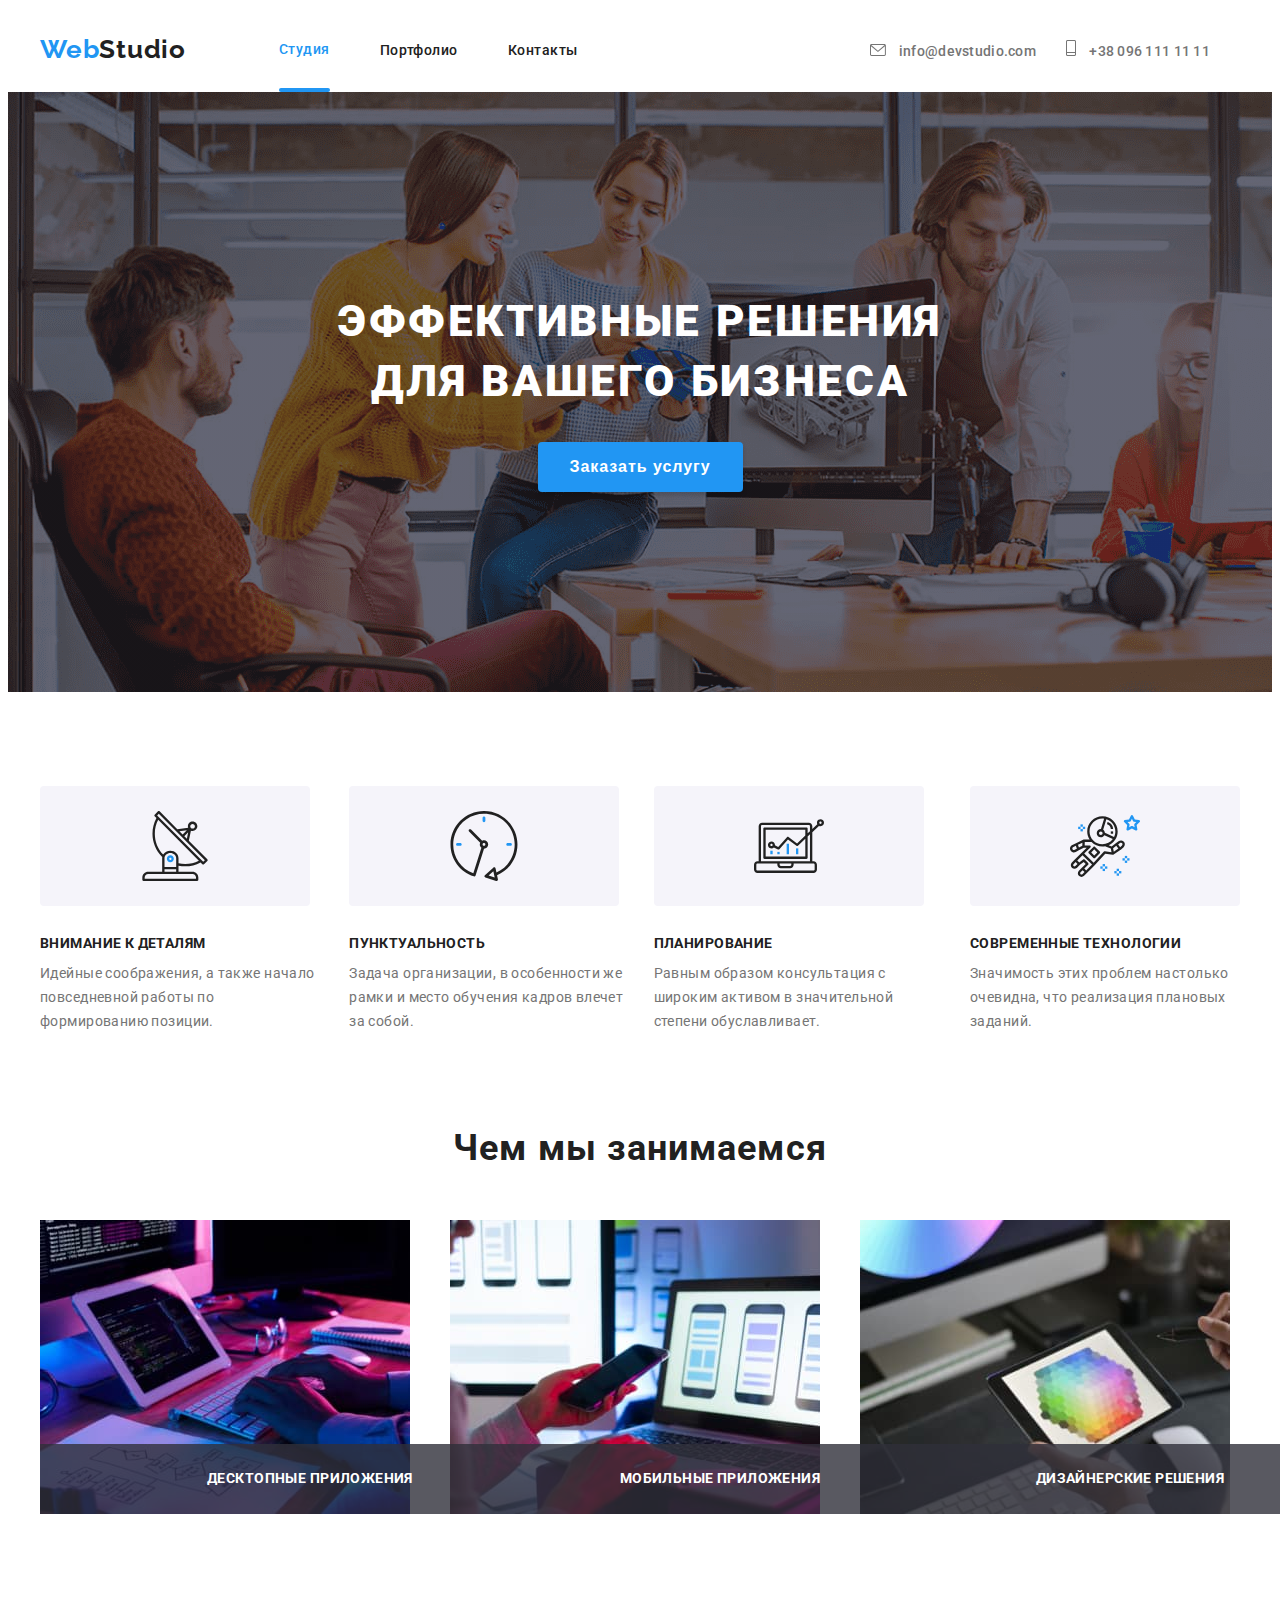
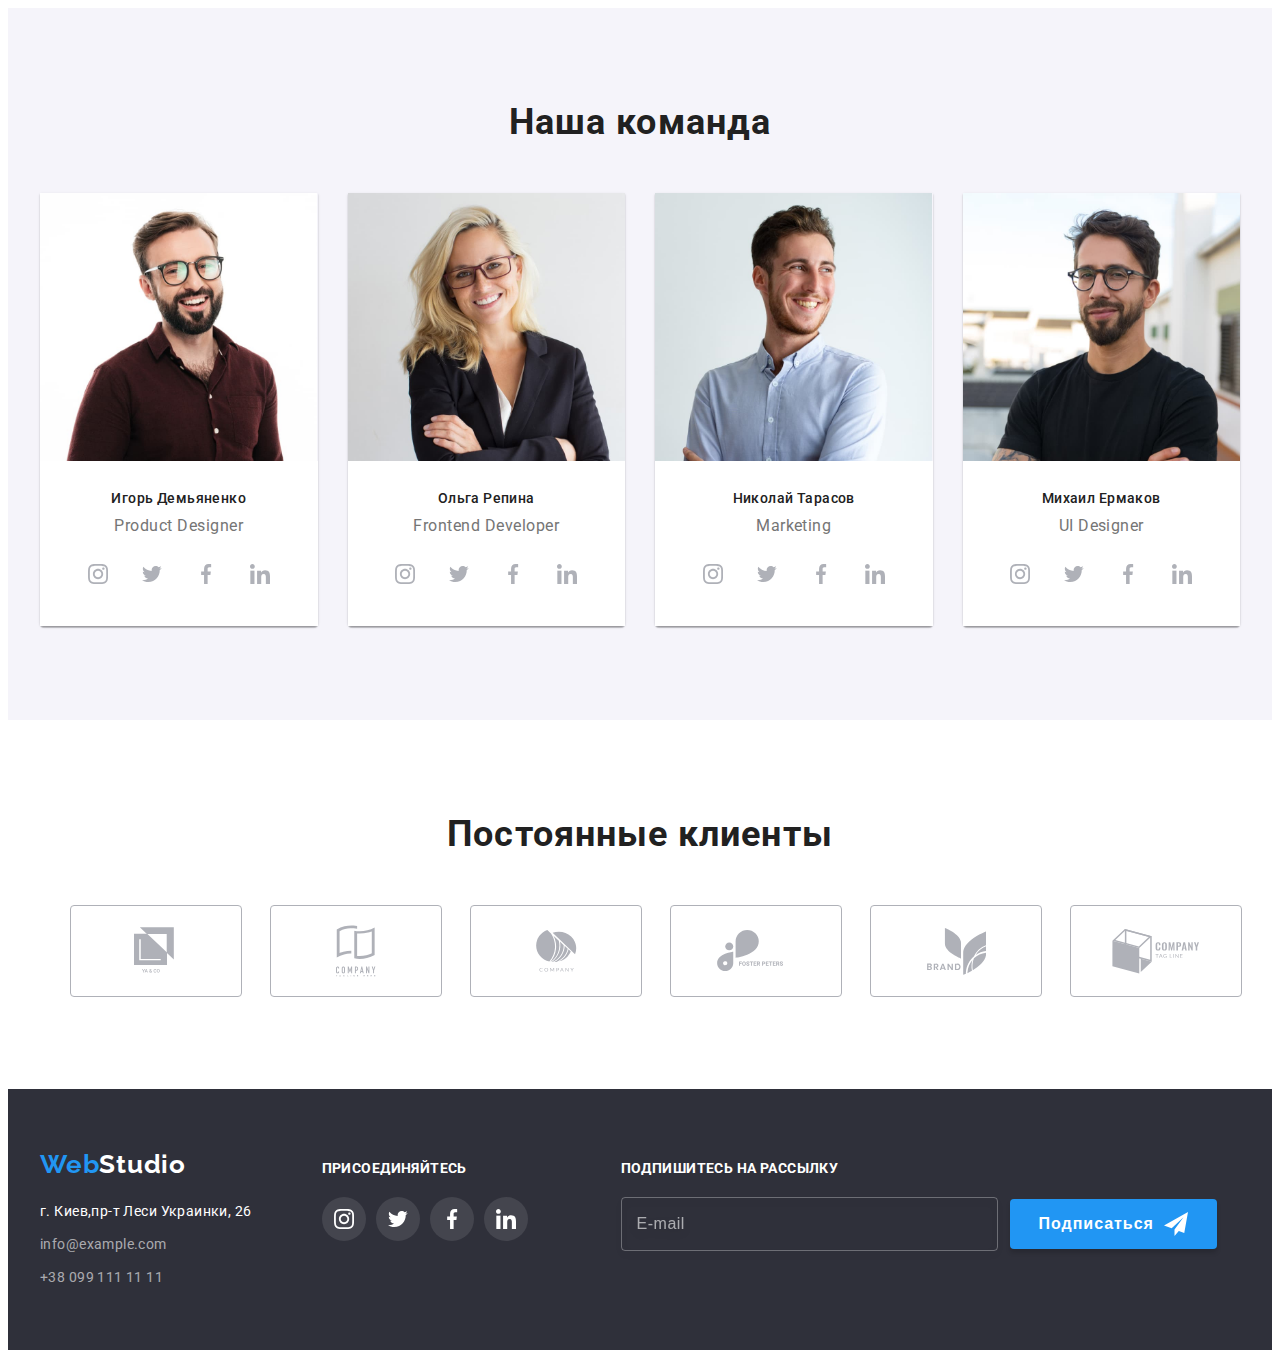
<file: index.html>
<!DOCTYPE html>
<html lang="ru">
<head>
    <meta charset="UTF-8">
    <meta name="viewport" content="width=device-width, initial-scale=1.0">
    <title>WebStudio</title>
    <link rel="stylesheet" href="https://cdnjs.cloudflare.com/ajax/libs/modern-normalize/1.0.0/modern-normalize.min.css" integrity="sha512-ISS7cAi1PEhQ8jnbJpJZMd29NlhNj4AWYyLOSp2CE/CsHxTCu+r+t0D2yoJudVrd0/8fTVPUVDzY5Tvli75u/g==" crossorigin="anonymous" />
    <link rel="preconnect" href="https://fonts.gstatic.com">
    <link href="https://fonts.googleapis.com/css2?family=Raleway:wght@700&family=Roboto:wght@400;500;700;900&display=swap" rel="stylesheet">
    <link rel="stylesheet" href="CSS/main.min.css">
</head>

<body>
    <header class="page-header">
        <div class="container">
        <nav class="page-header__navigation">

            <a href="./index.html" class="page-header__logo"><span class="page-header__logo--color">Web</span>Studio</a>

                <ul class="page-header__menu">
                    <li class="page-header__item"><a href="./index.html" class="page-header__link page-header__link--active">Студия</a>
                    </li>
                    <li class="page-header__item"><a href="./portfolio.html" class="page-header__link"> Портфолио</a></li>
                    <li class="page-header__item"><a href="" class="page-header__link"> Контакты</a></li>
                </ul>
                
                <ul class="page-header__contacts">
                    <li class="page-header__items">
                        <a href="mailto:info@devstudio.com" class="info">
                            <svg class="page-header__icon" width="16" height="12">
                                <use href="./Images/SVG-img/sprite.svg#icon-envelope"></use>
                            </svg>
                            info@devstudio.com
                        </a>
                    </li>
                    <li class="page-header__items">
                        <a href="tel:+380991111111" class="info">
                            <svg class="page-header__icon" width="10" height="16">
                                <use href="./Images/SVG-img/sprite.svg#icon-tel"></use>
                            </svg>
                            +38 096 111 11 11
                        </a>
                    </li>
                </ul>
        </nav>
        
        <button type="button" class="button-menu " data-menu-button >
            <svg class="menu-icon" width="24" height="16">
                <use href="./Images/SVG-img/sprite.svg#icon-menu_24px"></use>
            </svg>
        </button>
        

        <div class="mobile-menu " data-menu>
<button type="button" class="mobile-menu__button--close" data-menu-close>
    <svg class="menu-icon" width="24" height="16">
        <use href="./Images/SVG-img/sprite.svg#icon-close-modal"></use>
    </svg>
</button>

            <ul class="mobile-menu__list">
                <li class="mobile-menu__item mobile-menu__item--active"><a href="./index.html" class="">Студия</a>
                </li>
                <li class="mobile-menu__item"><a href="./portfolio.html" class=""> Портфолио</a></li>
                <li class="mobile-menu__item"><a href="" class=""> Контакты</a></li>
            </ul>
            <ul class="mobile-menu__contacts">
                <li >
                    <a class="mobile-menu__tel" href="tel:+380991111111" class="info">
                        
                        +38 096 111 11 11
                    </a>
                </li>
                <li >
                    <a class="mobile-menu__email" href="mailto:info@devstudio.com" class="info">
                        
                        info@devstudio.com
                    </a>
                </li>
                
            </ul>
            <ul class="mobile-menu__social">
                <li class="mobile-menu__border"><a href="">Instagram</a></li>
                <li class="mobile-menu__border"><a href="">Twitter</a></li>
                <li class="mobile-menu__border"><a href="">Facebook</a></li>
                <li class="mobile-menu__border"><a href="">LinkedIn</a></li>
            </ul>

            
        </div>

        </div>
    </header>

    <main>
                                                    <!-- HERO -->
    <section class="section-hero">
        <div class="container">

        <h1 class="section-hero__title">Эффективные решения<br> для вашего бизнеса</h1>

        <button data-modal-open type="button" class="button">Заказать услугу</button>
       
        <div data-modal class="section-hero__backdrop is-hidden">
          <div class="section-hero__modal">

                <button data-modal-close type="button" class="button-close">
                    <svg class="section-hero__icon" width="11" height="11">
                        <use href="./Images/SVG-img/sprite.svg#icon-close-modal"></use>
                    </svg>
                </button>

                <form class="form" autocomplete="off">
                    <b class="form__title">Оставьте свои данные, мы вам перезвоним</b>
                    <div class="form__fields">
                        <label class="form__label" for="user-name">Имя</label>
                        <input  class="form__input" type="text" name="user-name" id="user-name" required minlength="2">
                        <svg class="form__icon" width="18" height="18">
                            <use href="./Images/SVG-img/sprite.svg#icon-person-black"></use>
                        </svg>
                    </div>

                    <div class="form__fields">
                        <label class="form__label" for="tel">Телефон</label>
                        <input class="form__input" type="tel" name="user-telephone" id="tel" required>
                        <svg class="form__icon" width="18" height="18">
                            <use href="./Images/SVG-img/sprite.svg#icon-telephone-form"></use>
                        </svg>
                    </div>

                    <div class="form__fields">
                        <label class="form__label" for="email">Почта</label>
                        <input class="form__input" type="email" name="user-email" id="email">
                        <svg class="form__icon" width="18" height="18">
                            <use href="./Images/SVG-img/sprite.svg#icon-mail-form"></use>
                        </svg>
                    </div>
                    
                    <div class="form__fields">
                        <label class="form__label" for="coment">Комментарий</label>
                        <textarea class="form__textarea" name="user-messages" id="coment"  placeholder="Введите текст"></textarea>
                    </div>

                    <div class="form__policy">
                        <input class="form__term visually-hidden" type="checkbox" name="user-accept" id="user-term" value="">
                        <label  class="form__check-desc form__label" for="user-term">Соглашаюсь с рассылкой и принимаю&nbsp;<a style="display: block; text-decoration: underline; color:  var(--accent-color);">Условия договора</a>
                        </label> 
                    </div>

                    <button type="submit" class="button form__button">Отправить</button>

                </form>
         </div>
        </div>

        </div>
    </section>

                                                <!-- Список качеств -->
    <section class="qulity">
        <div class="container">
            <ul class="qulity__list">
            <li class="qulity__item">
                <div class="qulity__thumb">
                <svg class="icon" width="70" height="70">
                    <use href="./Images/SVG-img/sprite.svg#icon-antenna"></use>
                </svg>
            </div>
                <h3 class="qulity__title">Внимание к деталям</h3>
                <p class="qulity__text">Идейные соображения, а также начало повседневной работы по формированию позиции.</p>
        
            </li>
            <li class="qulity__item">
                <div class="qulity__thumb">
                    <svg class="icon" width="70" height="70">
                        <use href="./Images/SVG-img/sprite.svg#icon-clock"></use>
                    </svg>
                </div>
                <h3 class="qulity__title">Пунктуальность</h3>
                <p class="qulity__text">Задача организации, в особенности же рамки и место обучения кадров влечет за собой.</p>
            </li>
            <li class="qulity__item">
                <div class="qulity__thumb">
                    <svg class="icon" width="70" height="70">
                        <use href="./Images/SVG-img/sprite.svg#icon-diagram"></use>
                    </svg>
                </div>
                <h3 class="qulity__title">Планирование</h3>
                <p class="qulity__text">Равным образом консультация с широким активом в значительной степени обуславливает.</p>
            </li>
            <li class="qulity__item">
                <div class="qulity__thumb">
                    <svg class="icon" width="70" height="70">
                        <use href="./Images/SVG-img/sprite.svg#icon-astronaut"></use>
                    </svg>
                </div>
                <h3 class="qulity__title">Современные технологии</h3>
                <p class="qulity__text">Значимость этих проблем настолько очевидна, что реализация плановых заданий.</p>
             </li>
             
        </ul>
    </div>
    </section>

                                            <!-- Чем мы занимаемся -->

<section class="works">

    <div class="container">
        <h2 class="suptitle">Чем мы занимаемся</h2>
        <ul class="works__list">
            <li class="works__item">
                <div class="thumb">
                    <img 
                     srcset="./Images/desktop.jpg 1x, ./Images/desktop@2x.jpg 2x"
                     src="./Images/desktop.jpg" 
                     alt="desktop" >
                    <h3 class="thumb__title">Десктопные приложения</h3>
                </div>
            </li>
            <li class="works__item">
                <div class="thumb">
                    <img 
                    srcset="./Images/telephone.jpg 1x, ./Images/telephone@2x.jpg 2x" 
                    src="./Images/telephone.jpg" alt="telephone" >
                    <h3 class="thumb__title">Мобильные приложения</h3>
                </div>
            </li>
            <li class="works__item">
                <div class="thumb">
                    <img  
                    srcset="./Images/laptop.jpg 1x, ./Images/laptop@2x.jpg 2x" 
                    src="./Images/laptop.jpg" alt="laptop" >
                    <h3 class="thumb__title">Дизайнерские решения</h3>
                </div>                
            </li>
        </ul>
    </div>
</section>

                                                <!-- Наша команда -->
    <section  class="team">
     <div class="container">
      <h2 class="suptitle">Наша команда</h2>
     <ul class="team__list">
        <li class="team__item">
            <picture>
                <source srcset="./Images/mobile/team/Igor-mob.jpg 1x, ./Images/mobile/team/Igor-mob@2x.jpg 2x" media="(max-width: 767px)" type="image/jpeg">
                <source srcset="./Images/mobile/team/Igor-mobw.webp 1x, ./Images/mobile/team/Igor-mob@2xw.webp 2x" media="(max-width: 767px)" type="image/webp">
                <source srcset="./Images/tablet/team/Igor-tablet.jpg 1x, ./Images/tablet/team/Igor-tablet@2x.jpg 2x" media="(max-width: 1199px)" type="image/jpeg"> 
                <source srcset="./Images/tablet/team/Igor-tabletw.webp 1x, ./Images/tablet/team/Igor-tablet@2xw.webp 2x" media="(max-width: 1199px)" type="image/webp">
                <img srcset="./Images/igor.jpg 1x, ./Images/Igor@2x.jpg 2x" src="./Images/igor.jpg" alt="Игорь Демьяненко" >
            </picture>
            
        <div class="card">
            <h3 class="card__title">Игорь Демьяненко</h3>
            <p lang="en" class="card__text">Product Designer</p>
            <ul class="card__list">
                <li class="card__items">
                    <a href="" class="card__link">
                        <svg class="card__icon" width="20" height="20">
                            <use href="./Images/SVG-img/sprite.svg#icon-instagram"></use>
                        </svg>
                    </a>
                </li>
                <li class="card__items">
                    <a href="" class="card__link">
                        <svg class="card__icon" width="20" height="20">
                            <use  href="./Images/SVG-img/sprite.svg#icon-twiter"></use>
                        </svg>
                    </a>
                </li>
                <li class="card__items">
                    <a href="" class="card__link">
                        <svg class="card__icon" width="20" height="20">
                            <use  href="./Images/SVG-img/sprite.svg#icon-facebook"></use>
                        </svg>
                    </a>
                </li>
                <li class="card__items">
                    <a href="" class="card__link">
                        <svg class="card__icon" width="20" height="20">
                            <use  href="./Images/SVG-img/sprite.svg#icon-linkedin"></use>
                        </svg>
                    </a>
                </li>
            </ul>
        </div>
        </li>
        <li class="team__item">
            <picture>
                <source srcset="./Images/mobile/team/Olga-mob.jpg 1x, ./Images/mobile/team/Olga-mob@2x-1.jpg 2x" media="(max-width: 767px)" type="image/jpeg">
                <source srcset="./Images/mobile/team/Olga-mobw.webp 1x, ./Images/mobile/team/Olga-mob@2xw.webp 2x" media="(max-width: 767px)" type="image/webp">
                <source srcset="./Images/tablet/team/Olga-tablet.jpg 1x, ./Images/tablet/team/Olga-tablet@2x.jpg 2x" media="(max-width: 1199px)" type="image/jpeg">
                <source srcset="./Images/tablet/team/Olga-tabletw.webp 1x, ./Images/tablet/team/Olga-tablet@2xw.webp 2x" media="(max-width: 1199px)" type="image/webp">
                <img srcset="./Images/olga.jpg 1x, ./Images/Olga@2x.jpg 2x"
                src="./Images/olga.jpg" alt="Ольга Репина">
            </picture>
            
        <div class="card">
            <h3 class="card__title">Ольга Репина</h3>
            <p lang="en" class="card__text">Frontend Developer</p>
            <ul class="card__list">
                <li class="card__items">
                    <a href="" class="card__link">
                        <svg class="card__icon" width="20" height="20">
                            <use href="./Images/SVG-img/sprite.svg#icon-instagram"></use>
                        </svg>
                    </a>
                </li>
                <li class="card__items">
                    <a href="" class="card__link">
                        <svg class="card__icon" width="20" height="20">
                            <use href="./Images/SVG-img/sprite.svg#icon-twiter"></use>
                        </svg>
                    </a>
                </li>
                <li class="card__items">
                    <a href="" class="card__link">
                        <svg class="card__icon" width="20" height="20">
                            <use href="./Images/SVG-img/sprite.svg#icon-facebook"></use>
                        </svg>
                    </a>
                </li>
                <li class="card__items">
                    <a href="" class="card__link">
                        <svg class="card__icon" width="20" height="20">
                            <use href="./Images/SVG-img/sprite.svg#icon-linkedin"></use>
                        </svg>
                    </a>
                </li>
            </ul>
        </div>
        </li>
        <li class="team__item">
            <picture>
                <source srcset="./Images/mobile/team/nikolay-mob.jpg 1x, ./Images/mobile/team/nikolay-mob@2x.jpg 2x" media="(max-width: 767px)" type="image/jpeg">
                <source srcset="./Images/mobile/team/nikolay-mobw.webp 1x, ./Images/mobile/team/nikolay-mob@2xw.webp 2x" media="(max-width: 767px)" type="image/webp">
                <source srcset="./Images/tablet/team/Nikolay-tablet.jpg 1x, ./Images/tablet/team/Nikolay-tablet@2x.jpg 2x" media="(max-width: 1199px)" type="image/jpeg">
                <source srcset="./Images/tablet/team/Nikolay-tabletw.webp 1x, ./Images/tablet/team/Nikolay-tablet@2xw.webp 2x" media="(max-width: 1199px)" type="image/webp">
                <img srcset="./Images/nikolay.jpg 1x, ./Images/Nikolay@2x.jpg 2x" src="./Images/nikolay.jpg" alt="Николай Тарасов">
            </picture>
            
        <div class="card">
            <h3 class="card__title">Николай Тарасов</h3>
            <p lang="en" class="card__text">Marketing</p>
            <ul class="card__list">
                <li class="card__items">
                    <a href="" class="card__link">
                        <svg class="card__icon" width="20" height="20">
                            <use href="./Images/SVG-img/sprite.svg#icon-instagram"></use>
                        </svg>
                    </a>
                </li>
                <li class="card__items">
                    <a href="" class="card__link">
                        <svg class="card__icon" width="20" height="20">
                            <use href="./Images/SVG-img/sprite.svg#icon-twiter"></use>
                        </svg>
                    </a>
                </li>
                <li class="card__items">
                    <a href="" class="card__link">
                        <svg class="card__icon" width="20" height="20">
                            <use href="./Images/SVG-img/sprite.svg#icon-facebook"></use>
                        </svg>
                    </a>
                </li>
                <li class="card__items">
                    <a href="" class="card__link">
                        <svg class="card__icon" width="20" height="20">
                            <use href="./Images/SVG-img/sprite.svg#icon-linkedin"></use>
                        </svg>
                    </a>
                </li>
            </ul>
        </div>
        </li>
        <li class="team__item">
            <picture>
                <source srcset="./Images/mobile/team/Mikhail-mob.jpg 1x, ./Images/mobile/team/Mikhail-mob@2x.jpg 2x" media="(max-width: 767px)" type="image/jpeg">
                <source srcset="./Images/mobile/team/Mikhail-mobw.webp 1x, ./Images/mobile/team/Mikhail-mob@2xw.webp 2x" media="(max-width: 767px)" type="image/webp">
                <source srcset="./Images/tablet/team/Mikhail-tablet.jpg 1x, ./Images/tablet/team/Mikhail-tablet@2x.jpg 2x" media="(max-width: 1199px)" type="image/jpeg">
                <source srcset="./Images/tablet/team/Mikhail-tabletw.webp 1x, ./Images/tablet/team/Mikhail-tablet@2xw.webp 2x" media="(max-width: 1199px)" type="image/webp">
                <img srcset="./Images/mikhail.jpg 1x, ./Images/Mikhail@2x.jpg 2x" src="./Images/mikhail.jpg" alt="Михаил Ермаков">
            </picture>
            
        <div class="card">
            <h3 class="card__title">Михаил Ермаков</h3>
            <p lang="en" class="card__text">UI Designer</p>
            <ul class="card__list">
                <li class="card__items">
                    <a href="" class="card__link">
                        <svg class="team-social__icon" width="20" height="20">
                            <use href="./Images/SVG-img/sprite.svg#icon-instagram"></use>
                        </svg>
                    </a>
                </li>
                <li class="card__items">
                    <a href="" class="card__link">
                        <svg class="card__icon" width="20" height="20">
                            <use href="./Images/SVG-img/sprite.svg#icon-twiter"></use>
                        </svg>
                    </a>
                </li>
                <li class="card__items">
                    <a href="" class="card__link">
                        <svg class="card__icon" width="20" height="20">
                            <use href="./Images/SVG-img/sprite.svg#icon-facebook"></use>
                        </svg>
                    </a>
                </li>
                <li class="card__items">
                    <a href="" class="card__link">
                        <svg class="card__icon" width="20" height="20">
                            <use href="./Images/SVG-img/sprite.svg#icon-linkedin"></use>
                        </svg>
                    </a>
                </li>
            </ul>
        </div>
        </li>
    </ul>
</div>
    </section>
                                                <!-- Clients -->
   <section class="clients">
       <div class="container">
        <h2 class="clients__title">Постоянные клиенты</h2>

        <ul class="clients__list">
            <li class="clients__item clients__item--thumb">
                <a href="" class="clients__link">
                    <svg class="clients__icon" width="44" height="49">
                        <use href="./Images/SVG-img/sprite.svg#icon-yago"></use>
                    </svg>
                </a>
            </li>
            <li class="clients__item clients__item--thumb">
                <a href="" class="clients__link">
                    <svg class="clients__icon" width="40" height="52">
                        <use href="./Images/SVG-img/sprite.svg#icon-company"></use>
                    </svg>
                </a>
            </li>
            <li class="clients__item clients__item--thumb">
                <a href="" class="clients__link">
                    <svg class="clients__icon" width="41" height="42">
                        <use href="./Images/SVG-img/sprite.svg#icon-company2"></use>
                    </svg>
                </a>
            </li>
            <li class="clients__item clients__item--thumb">
                <a href="" class="clients__link">
                    <svg class="clients__icon" width="79" height="42">
                        <use href="./Images/SVG-img/sprite.svg#icon-foster-petrs"></use>
                    </svg>
                </a>
            </li>
            <li class="clients__item clients__item--thumb">
                <a href="" class="clients__link">
                    <svg class="clients__icon" width="59" height="47">
                        <use href="./Images/SVG-img/sprite.svg#icon-brand"></use>
                    </svg>
                </a>
            </li>
            <li class="clients__item clients__item--thumb">
                <a href="" class="clients__link">
                    <svg class="clients__icon" width="88" height="45">
                        <use href="./Images/SVG-img/sprite.svg#icon-tagline"></use>
                    </svg>
                </a>
            </li>
        </ul>
       </div>

   </section>

</main>
                                                <!-- FOOTER -->

<footer class="footer">
    <div class="container footer__contain">
        
        <div class="footer__wraper">
            <div class="footer__left">
                <a href="./index.html" class="footer__logo"><span class="footer__logo--accent">Web</span>Studio</a>
                <address class="footer__add">
                    <a href="https://goo.gl/maps/XajfWDtzmyo4P4pL7" class="footer__addres" target="blanck"
                        rel="noopener nooreferrer">г. Киев,пр-т Леси Украинки, 26</a>
                    <a href="mailto:info@example.com" class="footer__info">info@example.com</a>
                    <a href="tel:+380991111111" class="footer__info">+38 099 111 11 11</a>
                </address>
            </div>
            
            <div class="social-webs">
                <p class="social-webs__title">присоединяйтесь</p>
                <ul class="social-webs__list">
                    <li class="social-webs__item">
                        <a href="" class="social-webs__link">
                            <svg class="social-webs__icon" width="20" height="20">
                                <use href="./Images/SVG-img/sprite.svg#icon-instagram"></use>
                            </svg>
                        </a>
                    </li>
                    <li class="social-webs__item">
                        <a href="" class="social-webs__link">
                            <svg class="social-webs__icon" width="20" height="20">
                                <use href="./Images/SVG-img/sprite.svg#icon-twiter"></use>
                            </svg>
                        </a>
                    </li>
                    <li class="social-webs__item">
                        <a href="" class="social-webs__link">
                            <svg class="social-webs__icon" width="20" height="20">
                                <use href="./Images/SVG-img/sprite.svg#icon-facebook"></use>
                            </svg>
                        </a>
                    </li>
                    <li class="social-webs__item">
                        <a href="" class="social-webs__link">
                            <svg class="social-webs__icon" width="20" height="20">
                                <use href="./Images/SVG-img/sprite.svg#icon-linkedin"></use>
                            </svg>
                        </a>
                    </li>
                </ul>
            </div>
        </div>

       
            <form class="footer-form">
                <p class="footer-form__title">Подпишитесь на рассылку</p>

            <div class="footer-form__thumb">
                <input class="footer-form__input" type="text" name="subscribe" id="subscribe" placeholder="E-mail" required>
                <button type="submit" class="footer-form__button">Подписаться
                    <svg class="footer-form__icon" width="24" height="24">
                        <use href="./Images/SVG-img/sprite.svg#icon-telegram"></use>
                    </svg>
                </button>
            </div>
            </form>
        
        
    </div>
</footer>
<!-- Открытие/закрытие модального окна -->
<script src="./JS/modal.js"></script>
<!-- Mobile-MENU -->
<script src="./JS/mobile-menu.js"></script>
</body>

</html>
</file>
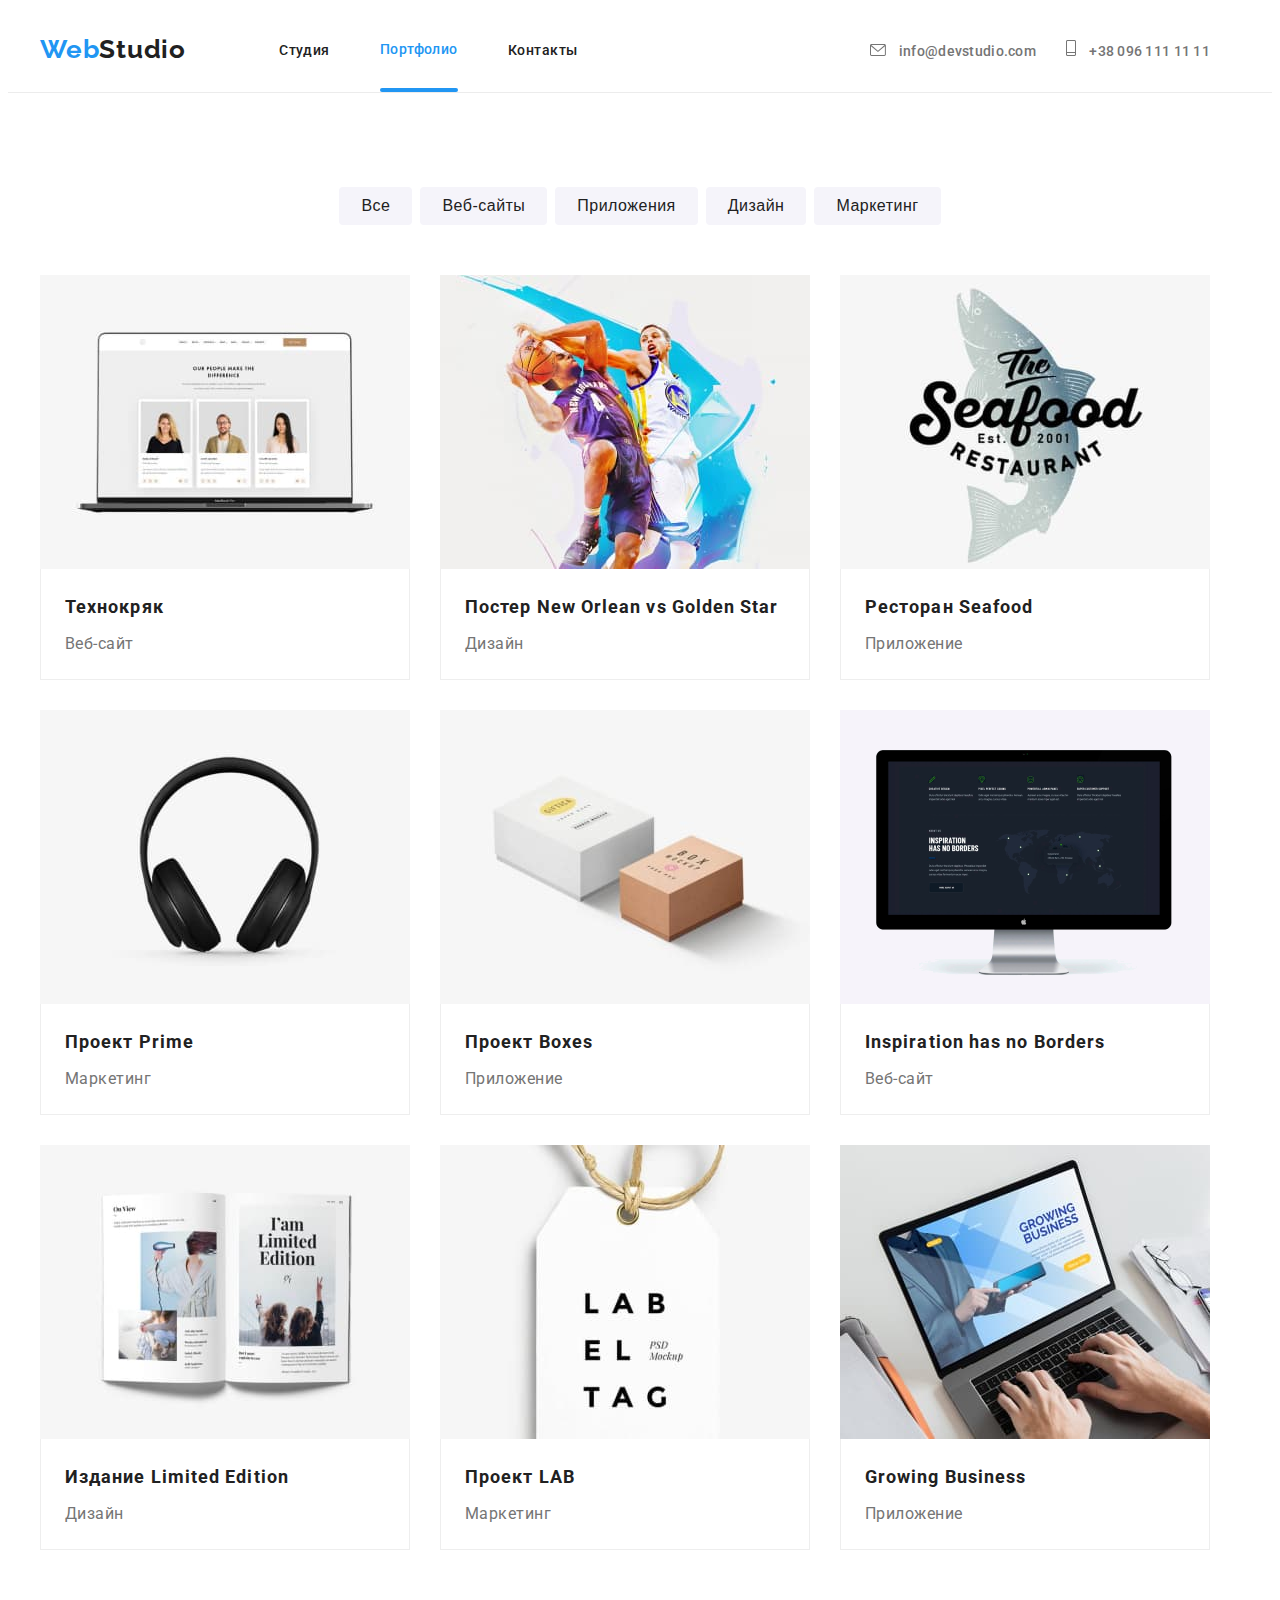
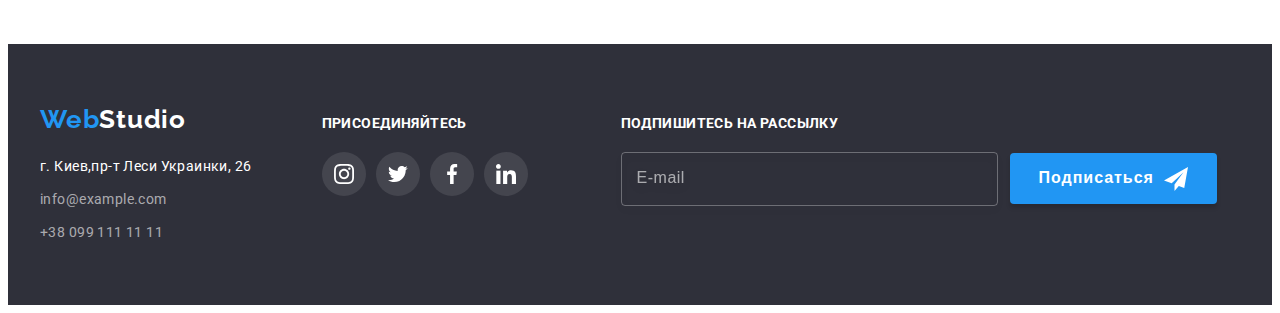
<file: portfolio.html>
<!DOCTYPE html>
<html lang="ru">
<head>
    <meta charset="UTF-8">
    <meta name="viewport" content="width=device-width, initial-scale=1.0">
    <title>WebStudio</title>
    <link rel="stylesheet" href="https://cdnjs.cloudflare.com/ajax/libs/modern-normalize/1.0.0/modern-normalize.min.css" integrity="sha512-ISS7cAi1PEhQ8jnbJpJZMd29NlhNj4AWYyLOSp2CE/CsHxTCu+r+t0D2yoJudVrd0/8fTVPUVDzY5Tvli75u/g==" crossorigin="anonymous" />
    <link rel="preconnect" href="https://fonts.gstatic.com">
    <link href="https://fonts.googleapis.com/css2?family=Raleway:wght@700&family=Roboto:wght@400;500;700;900&display=swap" rel="stylesheet">
    <link rel="stylesheet" href="CSS/portfolio.min.css">
</head>

<body>
    <header class="page-header page-header__portfolio">
        <div class="container">
            <nav class="page-header__navigation">
            
                <a href="./index.html" class="page-header__logo"><span class="page-header__logo--color">Web</span>Studio</a>
            
                <ul class="page-header__menu">
                    <li class="page-header__item"><a href="./index.html"
                            class="page-header__link">Студия</a>
                    </li>
                    <li class="page-header__item"><a href="./portfolio.html" class="page-header__link page-header__link--active"> Портфолио</a></li>
                    <li class="page-header__item"><a href="" class="page-header__link"> Контакты</a></li>
                </ul>
            
                <ul class="page-header__contacts">
                    <li class="page-header__items">
                        <a href="mailto:info@devstudio.com" class="info">
                            <svg class="page-header__icon" width="16" height="12">
                                <use href="./Images/SVG-img/sprite.svg#icon-envelope"></use>
                            </svg>
                            info@devstudio.com
                        </a>
                    </li>
                    <li class="page-header__items">
                        <a href="tel:+380991111111" class="info">
                            <svg class="page-header__icon" width="10" height="16">
                                <use href="./Images/SVG-img/sprite.svg#icon-tel"></use>
                            </svg>
                            +38 096 111 11 11
                        </a>
                    </li>
                </ul>
            </nav>
            
            <button type="button" class="button-menu " data-menu-button>
                <svg class="menu-icon" width="24" height="16">
                    <use href="./Images/SVG-img/sprite.svg#icon-menu_24px"></use>
                </svg>
            </button>
            
            
            <div class="mobile-menu " data-menu>
                <ul class="mobile-menu__list">
                    <li class="mobile-menu__item"><a href="./index.html" class="">Студия</a>
                    </li>
                    <li class="mobile-menu__item mobile-menu__item--active"><a href="./portfolio.html" class=""> Портфолио</a></li>
                    <li class="mobile-menu__item"><a href="" class=""> Контакты</a></li>
                </ul>
                <ul class="mobile-menu__contacts">
                    <li class="mobile-menu__tel">
                        <a href="tel:+380991111111" class="info">
                
                            +38 096 111 11 11
                        </a>
                    </li>
                    <li class="mobile-menu__email">
                        <a href="mailto:info@devstudio.com" class="info">
                
                            info@devstudio.com
                        </a>
                    </li>
                
                </ul>
                <ul class="mobile-menu__social">
                    <li class="mobile-menu__border"><a href="">Instagram</a></li>
                    <li class="mobile-menu__border"><a href="">Twitter</a></li>
                    <li class="mobile-menu__border"><a href="">Facebook</a></li>
                    <li class="mobile-menu__border"><a href="">LinkedIn</a></li>
                </ul>
                
                <button type="button" class="mobile-menu__button--close" data-menu-close>
                    <svg class="menu-icon" width="24" height="16">
                        <use href="./Images/SVG-img/sprite.svg#icon-close-modal"></use>
                    </svg>
                </button>
            </div>
        </div>
    </header>

    <main>

<section class="portfolio">

    <div class="container">
        <h1 class="visually-hidden">Портфолио</h1>
        
        <ul class="buttons">
            <li class="buttons__item">
                <button type="button" class="btn">Все</button>
            </li>
            <li class="buttons__item">
                <button type="button" class="btn">Веб-сайты</button>
            </li>
            <li class="buttons__item">
                <button type="button" class="btn">Приложения</button>
            </li>
            <li class="buttons__item">
                <button type="button" class="btn">Дизайн</button>
            </li>
            <li class="buttons__item">
                <button type="button" class="btn">Маркетинг</button>
            </li>
        </ul>
        
        <ul class="cards">
            <li class="cards__items">
                <a href="" class="cards__link">
                    <div class="cards__img-overlay">
                        <picture>
                            <source srcset="./Images/mobile/portfolio/img-portf-mobmin.jpg 1x, ./Images/mobile/portfolio/img-portf-mob@2x-min.jpg 2x" media="(max-width: 767px)" type="image/jpeg">
                            <source srcset="./Images/mobile/portfolio/img-portf-mobminw.webp 1x, ./Images/mobile/portfolio/img-portf-mob@2x-minw.webp 2x" media="(max-width: 767px)" type="image/webp">
                            <source srcset="./Images/tablet/portfolio/imgtablet-min.jpg 1x, ./Images/tablet/portfolio/imgtablet@2x-min.jpg 2x" media="(max-width: 1199px)" type="image/jpeg">
                            <source srcset="./Images/tablet/portfolio/imgtablet-minw.webp 1x, ./Images/tablet/portfolio/imgtablet@2x-minw.webp 2x" media="(max-width: 1199px)" type="image/webp">
                            <img srcset="./Images/portfolio/img-portf.jpg 1x, ./Images/portfolio/img-portf@2x.jpg 2x" src="./Images/portfolio/img-portf.jpg" alt="фото ноутбука">
                        </picture>
                   
                        <p class="cards__overlay">Технокряк это современная площадка распространения коронавируса. Компании используют эту платформу для цифрового
                        шпионажа и атак на защищённые сервера конкурентов.</p>
                    </div>
                    <div class="cont-border">
                        <h2 class="title">Технокряк</h2>
                        <p class="text">Веб-сайт</p>
                    </div>
                </a>
            </li>
            <li class="cards__items">
                <a href="" class="cards__link">
                     <div class="cards__img-overlay">
                        <picture>
                            <source srcset="./Images/mobile/portfolio/basket-mobmin.jpg 1x, ./Images/mobile/portfolio/basket-mob@2xmin.jpg 2x" media="(max-width: 767px)" type="image/jpeg">
                            <source srcset="./Images/mobile/portfolio/basket-mobminw.webp 1x, ./Images/mobile/portfolio/basket-mob@2xminw.webp 2x" media="(max-width: 767px)" type="image/webp">
                            <source srcset="./Images/tablet/portfolio/basket-tabletmin.jpg 1x, ./Images/tablet/portfolio/basket-tablet@2xmin.jpg 2x" media="(max-width: 1199px)" type="image/jpeg">
                            <source srcset="./Images/tablet/portfolio/basket-tabletminw.webp 1x, ./Images/tablet/portfolio/basket-tablet@2xminw.webp 2x" media="(max-width: 1199px)" type="image/webp">
                            <img 
                                srcset="./Images/portfolio/basket.jpg 1x, ./Images/portfolio/basket@2x.jpg 2x"
                                src="./Images/portfolio/basket.jpg" alt="баскетбол">
                        </picture>
                    
                    <p class="cards__overlay">Технокряк это современная площадка распространения коронавируса. Компании используют эту платформу для цифрового
                        шпионажа и атак на защищённые сервера конкурентов.</p>
                        </div>
                    <div class="cont-border">
                        <h2 class="title">Постер New Orlean vs Golden Star</h2>
                        <p class="text">Дизайн</p>
                    </div>
                </a>
            </li>
        
            <li class="cards__items">
                <a href="" class="cards__link">
                     <div class="cards__img-overlay">
                        <picture>
                            <source srcset="./Images/mobile/portfolio/seafood-mobmin.jpg 1x, ./Images/mobile/portfolio/seafood-mob@2xmin.jpg 2x" media="(max-width: 767px)" type="image/jpeg">
                            <source srcset="./Images/mobile/portfolio/seafood-mobminw.webp 1x, ./Images/mobile/portfolio/seafood-mob@2xminw.webp 2x" media="(max-width: 767px)" type="image/webp">
                            <source srcset="./Images/tablet/portfolio/seafoodtabletmin.jpg 1x, ./Images/tablet/portfolio/seafoodtablet@2xmin.jpg 2x" media="(max-width: 1199px)" type="image/jpeg">
                            <source srcset="./Images/tablet/portfolio/seafoodtabletminw.webp 1x, ./Images/tablet/portfolio/seafoodtablet@2xminw.webp 2x" media="(max-width: 1199px)" type="image/webp">
                            <img srcset="./Images/portfolio/seafood.jpg 1x, ./Images/portfolio/seafood@2x.jpg 2x"
                                src="./Images/portfolio/seafood.jpg" alt="Ресторан Seafood">
                        </picture>
                    
                    <p class="cards__overlay">Технокряк это современная площадка распространения коронавируса. Компании используют эту платформу для цифрового
                        шпионажа и атак на защищённые сервера конкурентов.</p>
                        </div>
                    <div class="cont-border">
                        <h2 class="title">Ресторан Seafood</h2>
                        <p class="text">Приложение</p>
                    </div>
                </a>
            </li>
        
            <li class="cards__items">
                <a href="" class="cards__link">
                     <div class="cards__img-overlay">
                        <picture>
                            <source srcset="./Images/mobile/portfolio/headphone-mobmin.jpg 1x, ./Images/mobile/portfolio/headphone-mob@2xmin.jpg 2x" media="(max-width: 767px)" type="image/jpeg">
                            <source  srcset="./Images/mobile/portfolio/headphone-mobminw.webp 1x, ./Images/mobile/portfolio/headphone-mob@2xminw.webp 2x" media="(max-width: 767px)" type="image/webp">
                            <source srcset="./Images/tablet/portfolio/headphone-tabletmin.jpg 1x, ./Images/tablet/portfolio/headphone-tablet@2xmin.jpg 2x" media="(max-width: 1199px)" type="image/jpeg">
                            <source  srcset="./Images/tablet/portfolio/headphone-tabletminw.webp 1x, ./Images/tablet/portfolio/headphone-tablet@2xminw.webp 2x" media="(max-width: 1199px)" type="image/webp">
                            <img srcset="./Images/portfolio/headphone.jpg 1x, ./Images/portfolio/headphone@2x.jpg 2x"
                                src="./Images/portfolio/headphone.jpg" alt="наушники">
                        </picture>
                    <p class="cards__overlay">Технокряк это современная площадка распространения коронавируса. Компании используют эту платформу для цифрового
                        шпионажа и атак на защищённые сервера конкурентов.</p>
                        </div>
                    <div class="cont-border">
                        <h2 class="title">Проект Prime</h2>
                        <p class="text">Маркетинг</p>
                    </div>
                </a>
            </li>
        
            <li class="cards__items">
               <a href="" class="cards__link">
                    <div class="cards__img-overlay">
                        <picture>
                            <source srcset="./Images/mobile/portfolio/box-mobmin.jpg 1x, ./Images/mobile/portfolio/box-mob@2xmin.jpg 2x" media="(max-width: 767px)" type="image/jpeg">
                            <source srcset="./Images/mobile/portfolio/box-mobminw.webp 1x, ./Images/mobile/portfolio/box-mob@2xminw.webp 2x" media="(max-width: 767px)" type="image/webp">
                            <source srcset="./Images/tablet/portfolio/box-tabletmin.jpg 1x, ./Images/tablet/portfolio/box-tablet@2xmin.jpg 2x" media="(max-width: 1199px)" type="image/jpeg">
                            <source srcset="./Images/tablet/portfolio/box-tabletminw.webp 1x, ./Images/tablet/portfolio/box-tablet@2xminw.webp 2x" media="(max-width: 1199px)" type="image/webp">
                            <img srcset="./Images/portfolio/box.jpg 1x, ./Images/portfolio/box@2x.jpg 2x"
                                src="./Images/portfolio/box.jpg" alt="коробки">
                        </picture>
                    
                    <p class="cards__overlay">Технокряк это современная площадка распространения коронавируса. Компании используют эту платформу для цифрового
                        шпионажа и атак на защищённые сервера конкурентов.</p>
                        </div>
                    <div class="cont-border">
                        <h2 class="title">Проект Boxes</h2>
                        <p class="text">Приложение</p>
                    </div>
               </a>
            </li>
        
            <li class="cards__items">
               <a href="" class="cards__link">
                    <div class="cards__img-overlay">
                        <picture>
                            <source srcset="./Images/mobile/portfolio/appdesktop-mobmin.jpg 1x, ./Images/mobile/portfolio/appdesktop-mob@2xmin.jpg 2x" media="(max-width: 767px)" type="image/jpeg">
                            <source srcset="./Images/mobile/portfolio/appdesktop-mobminw.webp 1x, ./Images/mobile/portfolio/appdesktop-mob@2xminw.webp 2x" media="(max-width: 767px)" type="image/webp">
                            <source srcset="./Images/tablet/portfolio/appdesktop-tabletmin.jpg 1x, ./Images/tablet/portfolio/appdesktop-tablet@2xmin.jpg 2x" media="(max-width: 1199px)" type="image/jpeg">
                            <source srcset="./Images/tablet/portfolio/appdesktop-tabletminw.webp 1x, ./Images/tablet/portfolio/appdesktop-tablet@2xminw.webp 2x" media="(max-width: 1199px)" type="image/webp">
                            <img 
                             srcset="./Images/portfolio/appdesktop.jpg 1x, ./Images/portfolio/appdesktop@2x.jpg 2x"
                             src="./Images/portfolio/appdesktop.jpg" alt="монитор">
                        </picture>
                    
                    <p class="cards__overlay">Технокряк это современная площадка распространения коронавируса. Компании используют эту платформу для цифрового
                        шпионажа и атак на защищённые сервера конкурентов.</p>
                        </div>
                    <div class="cont-border">
                        <h2 class="title">Inspiration has no Borders</h2>
                        <p class="text">Веб-сайт</p>
                    </div>
               </a>
            </li>
        
            <li class="cards__items">
                <a href="" class="cards__link">
                     <div class="cards__img-overlay">
                        <picture>
                            <source srcset="./Images/mobile/portfolio/book-mobmin.jpg 1x, ./Images/mobile/portfolio/book-mob@2xmin.jpg 2x" media="(max-width: 767px)" type="image/jpeg">
                            <source srcset="./Images/mobile/portfolio/book-mobminw.webp 1x, ./Images/mobile/portfolio/book-mob@2xminw.webp 2x" media="(max-width: 767px)" type="image/webp">
                            <source srcset="./Images/tablet/portfolio/book-tabletmin.jpg 1x, ./Images/tablet/portfolio/book-tablet@2xmin.jpg 2x" media="(max-width: 1199px)" type="image/jpeg">
                            <source srcset="./Images/tablet/portfolio/book-tabletminw.webp 1x, ./Images/tablet/portfolio/book-tablet@2xminw.webp 2x" media="(max-width: 1199px)" type="image/webp">
                            <img 
                                srcset="./Images/portfolio/book.jpg 1x, ./Images/portfolio/book@2x.jpg 2x"
                                src="./Images/portfolio/book.jpg" alt="книга">
                        </picture>
                    
                    <p class="cards__overlay">Технокряк это современная площадка распространения коронавируса. Компании используют эту платформу для цифрового
                        шпионажа и атак на защищённые сервера конкурентов.</p>
                        </div>
                    <div class="cont-border">
                        <h2 class="title">Издание Limited Edition</h2>
                        <p class="text">Дизайн</p>
                    </div>
                </a>
            </li>
        
            <li class="cards__items">
                <a href="" class="cards__link">
                     <div class="cards__img-overlay">
                        <picture>
                            <source srcset="./Images/mobile/portfolio/labeltag-mobmin.jpg 1x, ./Images/mobile/portfolio/labeltag-mob@2xmin.jpg 2x" media="(max-width: 767px)" type="image/jpeg">
                            <source srcset="./Images/mobile/portfolio/labeltag-mobminw.webp 1x, ./Images/mobile/portfolio/labeltag-mob@2xminw.webp 2x" media="(max-width: 767px)" type="image/webp">
                            <source srcset="./Images/tablet/portfolio/labeltag-tabletmin.jpg 1x, ./Images/tablet/portfolio/labeltag-tablet@2xmin.jpg 2x" media="(max-width: 1199px)" type="image/jpeg">
                            <source srcset="./Images/tablet/portfolio/labeltag-tabletminw.webp 1x, ./Images/tablet/portfolio/labeltag-tablet@2xminw.webp 2x" media="(max-width: 1199px)" type="image/webp">
                            <img 
                            srcset="./Images/portfolio/labeltag.jpg 1x, ./Images/portfolio/labeltag@2x.jpg 2x" 
                            src="./Images/portfolio/labeltag.jpg" alt="лейбл">
                        </picture>
                    
                    <p class="cards__overlay">Технокряк это современная площадка распространения коронавируса. Компании используют эту платформу для цифрового
                        шпионажа и атак на защищённые сервера конкурентов.</p>
                        </div>
                    <div class="cont-border">
                        <h2 class="title">Проект LAB</h2>
                        <p class="text">Маркетинг</p>
                    </div>
                </a>
            </li>
        
            <li class="cards__items">
                <a href="" class="cards__link">
                     <div class="cards__img-overlay">
                        <picture>
                            <source srcset="./Images/mobile/portfolio/laptop-mobmin.jpg 1x, ./Images/mobile/portfolio/laptop-mob@2xmin.jpg 2x" media="(max-width: 767px)" type="image/jpeg">
                            <source srcset="./Images/mobile/portfolio/laptop-mobminw.webp 1x, ./Images/mobile/portfolio/laptop-mob@2xminw.webp 2x"  media="(max-width: 767px)" type="image/webp">
                            <source srcset="./Images/tablet/portfolio/laptop-tabletmin.jpg 1x, ./Images/tablet/portfolio/laptop-tablet@2xmin.jpg 2x" media="(max-width: 1199px)" type="image/jpeg">
                            <source srcset="./Images/tablet/portfolio/laptop-tabletminw.webp 1x, ./Images/tablet/portfolio/laptop-tablet@2xminw.webp 2x" media="(max-width: 1199px)" type="image/webp">
                            <img 
                                srcset="./Images/portfolio/laptop.jpg 1x, ./Images/portfolio/laptop@2x.jpg 2x"
                                src="./Images/portfolio/laptop.jpg" alt="ноутбук">
                        </picture>
                    <p class="cards__overlay">Технокряк это современная площадка распространения коронавируса. Компании используют эту платформу для цифрового
                        шпионажа и атак на защищённые сервера конкурентов.</p>
                        </div>
                    <div class="cont-border">
                        <h2 class="title">Growing Business</h2>
                        <p class="text">Приложение</p>
                    </div>
                </a>
            </li>
        </ul>
    </div>
</section>
</main>

<footer class="footer">
    <div class="container footer__contain">

        <div class="footer__wraper">
            <div class="footer__left">
                <a href="./index.html" class="footer__logo"><span class="footer__logo--accent">Web</span>Studio</a>
                <address class="footer__add">
                    <a href="https://goo.gl/maps/XajfWDtzmyo4P4pL7" class="footer__addres" target="blanck"
                        rel="noopener nooreferrer">г. Киев,пр-т Леси Украинки, 26</a>
                    <a href="mailto:info@example.com" class="footer__info">info@example.com</a>
                    <a href="tel:+380991111111" class="footer__info">+38 099 111 11 11</a>
                </address>
            </div>
        
            <div class="social-webs">
                <p class="social-webs__title">присоединяйтесь</p>
                <ul class="social-webs__list">
                    <li class="social-webs__item">
                        <a href="" class="social-webs__link">
                            <svg class="social-webs__icon" width="20" height="20">
                                <use href="./Images/SVG-img/sprite.svg#icon-instagram"></use>
                            </svg>
                        </a>
                    </li>
                    <li class="social-webs__item">
                        <a href="" class="social-webs__link">
                            <svg class="social-webs__icon" width="20" height="20">
                                <use href="./Images/SVG-img/sprite.svg#icon-twiter"></use>
                            </svg>
                        </a>
                    </li>
                    <li class="social-webs__item">
                        <a href="" class="social-webs__link">
                            <svg class="social-webs__icon" width="20" height="20">
                                <use href="./Images/SVG-img/sprite.svg#icon-facebook"></use>
                            </svg>
                        </a>
                    </li>
                    <li class="social-webs__item">
                        <a href="" class="social-webs__link">
                            <svg class="social-webs__icon" width="20" height="20">
                                <use href="./Images/SVG-img/sprite.svg#icon-linkedin"></use>
                            </svg>
                        </a>
                    </li>
                </ul>
            </div>
        </div> 


        <form class="footer-form">
            <p class="footer-form__title">Подпишитесь на рассылку</p>

            <div class="footer-form__thumb">
                <input class="footer-form__input" type="text" name="subscribe" id="subscribe" placeholder="E-mail"
                    required>
                <button type="submit" class="footer-form__button">Подписаться
                    <svg class="footer-form__icon" width="24" height="24">
                        <use href="./Images/SVG-img/sprite.svg#icon-telegram"></use>
                    </svg>
                </button>
            </div>
        </form>


    </div>
</footer>
<!-- Mobile-MENU -->
<script src="./JS/mobile-menu.js"></script>
</body>

</html>
</file>
<file: CSS/main.min.css>
:root{--praimary-text-color: #212121;--title-text-color: #757575;--accent-color: #2196f3;--white-color: #ffffff;--back-color: #2f303a;--backgroundcolor-team: #f5f4fa;--rgba-color: rgba(255, 255, 255, 0.6);--section-indent: 94px;--section-indentMob: 60px}.visually-hidden{position:absolute !important;clip:rect(1px 1px 1px 1px);clip:rect(1px 1px 1px 1px);padding:0 !important;border:0 !important;height:1px !important;width:1px !important;overflow:hidden}body{color:var(--praimary-text-color);background-color:var(--white-color);font-family:Roboto, sans-serif;letter-spacing:0.03em}h1,h2,h3,h4,h5,h6,p{margin:0;padding:0}ul{list-style-type:none;margin:0;padding:0}a{text-decoration:none;color:inherit}img{display:block;max-width:100%;height:auto}.container{padding-left:15px;padding-right:15px;margin:0 auto}@media screen and (min-width: 480px){.container{width:480px}}@media screen and (min-width: 768px){.container{width:768px}}@media screen and (min-width: 1200px){.container{width:1200px}}.page-header__logo{display:block;font-family:"Raleway", sans-serif;font-weight:700;font-size:26px;line-height:1.2;letter-spacing:0.03em;color:var(--praimary-text-color)}.page-header__logo--color{color:var(--accent-color)}@media screen and (max-width: 767px){.footer__logo{text-align:center;display:inline-block;margin-bottom:20px;font-family:"Raleway", sans-serif;font-weight:700;font-size:24px;line-height:1.2;letter-spacing:0.03em;color:var(--white-color)}.footer__logo--accent{color:var(--accent-color)}}@media screen and (min-width: 768px){.footer__logo{display:inline-block;margin-bottom:20px;font-family:"Raleway", sans-serif;font-weight:700;font-size:26px;line-height:1.2;letter-spacing:0.03em;color:var(--white-color)}.footer__logo--accent{color:var(--accent-color)}}@media screen and (max-width: 767px){.section-hero__title{margin-bottom:30px;font-weight:900;font-size:26px;line-height:1.36;letter-spacing:0.06em;text-transform:uppercase;color:var(--white-color)}.suptitle{margin-top:0;margin-bottom:30px;font-weight:700;font-size:28px;line-height:1.16;text-align:center;letter-spacing:0.03em}.clients__title{text-align:center;margin-bottom:30px;font-weight:700;font-size:28px;line-height:1.16;letter-spacing:0.03em;color:var(--praimary-text-color)}.qulity__title{text-align:center}}@media screen and (min-width: 768px) and (max-width: 1199px){.section-hero__title{margin-bottom:30px;font-weight:900;font-size:26px;line-height:1.36;letter-spacing:0.06em;text-transform:uppercase;color:var(--white-color)}.suptitle{margin-top:0;margin-bottom:50px;font-weight:700;font-size:36px;line-height:1.16;text-align:center;letter-spacing:0.03em}.clients__title{text-align:center;margin-bottom:50px;font-weight:700;font-size:36px;line-height:1.16;letter-spacing:0.03em;color:var(--praimary-text-color)}}@media screen and (min-width: 1200px){.section-hero__title{margin-bottom:30px;font-weight:900;font-size:44px;line-height:1.36;letter-spacing:0.06em;text-transform:uppercase;color:var(--white-color)}.clients__title{text-align:center;margin-bottom:50px;font-weight:700;font-size:36px;line-height:1.16;letter-spacing:0.03em;color:var(--praimary-text-color)}.footer-form__title{text-align:left;margin-left:93px;margin-bottom:20px;font-weight:700;font-size:14px;line-height:1.14;letter-spacing:0.03em;text-transform:uppercase;color:var(--white-color)}.suptitle{margin-top:0;margin-bottom:50px;font-weight:700;font-size:36px;line-height:1.16;text-align:center;letter-spacing:0.03em}}.works__title{margin-top:0;margin-bottom:50px;font-weight:700;font-size:36px;line-height:1.16;text-align:center;letter-spacing:0.03em}.qulity__title{margin:0;margin-bottom:10px;font-weight:700;font-size:14px;line-height:1.14;letter-spacing:0.03em;text-transform:uppercase;color:#212121}@media screen and (min-width: 768px) and (max-width: 1199px){.button{display:inline-block;text-align:center;padding:10px 32px;border-radius:4px;font-weight:700;font-size:16px;line-height:1.9;letter-spacing:0.06em;cursor:pointer;border:none;color:var(--white-color);background-color:var(--accent-color);-webkit-box-shadow:0px 4px 4px rgba(0,0,0,0.15);box-shadow:0px 4px 4px rgba(0,0,0,0.15);-webkit-transition:background-color 250ms cubic-bezier(0.4, 0, 0.2, 1);transition:background-color 250ms cubic-bezier(0.4, 0, 0.2, 1)}.button:hover,.button:focus{background-color:#188ce8}.form__button{margin-bottom:0}.footer-form__button{display:-webkit-box;display:-ms-flexbox;display:flex;text-align:center;-webkit-box-align:center;-ms-flex-align:center;align-items:center;padding:10px 29px;margin-left:12px;border-radius:4px;font-weight:700;font-size:16px;line-height:1.9;letter-spacing:0.06em;cursor:pointer;border:none;color:var(--white-color);background-color:var(--accent-color);-webkit-box-shadow:0px 4px 4px rgba(0,0,0,0.15);box-shadow:0px 4px 4px rgba(0,0,0,0.15);-webkit-transition:background-color 250ms cubic-bezier(0.4, 0, 0.2, 1);transition:background-color 250ms cubic-bezier(0.4, 0, 0.2, 1)}.footer-form__button:hover,.footer-form__button:focus{background-color:#188ce8}}@media screen and (max-width: 767px){.button{display:-webkit-inline-box;display:-ms-inline-flexbox;display:inline-flex;text-align:center;padding:10px 32px;border-radius:4px;font-weight:700;font-size:16px;line-height:1.9;letter-spacing:0.06em;cursor:pointer;border:none;color:var(--white-color);background-color:var(--accent-color);-webkit-box-shadow:0px 4px 4px rgba(0,0,0,0.15);box-shadow:0px 4px 4px rgba(0,0,0,0.15);-webkit-transition:background-color 250ms cubic-bezier(0.4, 0, 0.2, 1);transition:background-color 250ms cubic-bezier(0.4, 0, 0.2, 1)}.button:hover,.button:focus{background-color:#188ce8}.form__button{margin-bottom:0}}@media screen and (min-width: 1200px){.button{display:inline-block;text-align:center;padding:10px 32px;border-radius:4px;font-weight:700;font-size:16px;line-height:1.9;letter-spacing:0.06em;cursor:pointer;border:none;color:var(--white-color);background-color:var(--accent-color);-webkit-box-shadow:0px 4px 4px rgba(0,0,0,0.15);box-shadow:0px 4px 4px rgba(0,0,0,0.15);-webkit-transition:background-color 250ms cubic-bezier(0.4, 0, 0.2, 1);transition:background-color 250ms cubic-bezier(0.4, 0, 0.2, 1)}.button:hover,.button:focus{background-color:#188ce8}}.footer-form__button{display:-webkit-box;display:-ms-flexbox;display:flex;text-align:center;-webkit-box-align:center;-ms-flex-align:center;align-items:center;padding:10px 29px;margin-left:12px;border-radius:4px;font-weight:700;font-size:16px;line-height:1.9;letter-spacing:0.06em;cursor:pointer;border:none;color:var(--white-color);background-color:var(--accent-color);-webkit-box-shadow:0px 4px 4px rgba(0,0,0,0.15);box-shadow:0px 4px 4px rgba(0,0,0,0.15);-webkit-transition:background-color 250ms cubic-bezier(0.4, 0, 0.2, 1);transition:background-color 250ms cubic-bezier(0.4, 0, 0.2, 1)}.footer-form__button:hover,.footer-form__button:focus{background-color:#188ce8}.btn{padding:6px 22px;font-weight:500;font-size:16px;line-height:1.62;letter-spacing:0.03em;cursor:pointer;text-align:center;border-radius:4px;border:none;color:var(--praimary-text-color);background-color:var(--backgroundcolor-team);-webkit-transition:color 250ms cubic-bezier(0.4, 0, 0.2, 1),background-color 250ms cubic-bezier(0.4, 0, 0.2, 1),-webkit-box-shadow 250ms cubic-bezier(0.4, 0, 0.2, 1);transition:color 250ms cubic-bezier(0.4, 0, 0.2, 1),background-color 250ms cubic-bezier(0.4, 0, 0.2, 1),-webkit-box-shadow 250ms cubic-bezier(0.4, 0, 0.2, 1);transition:color 250ms cubic-bezier(0.4, 0, 0.2, 1),background-color 250ms cubic-bezier(0.4, 0, 0.2, 1),box-shadow 250ms cubic-bezier(0.4, 0, 0.2, 1);transition:color 250ms cubic-bezier(0.4, 0, 0.2, 1),background-color 250ms cubic-bezier(0.4, 0, 0.2, 1),box-shadow 250ms cubic-bezier(0.4, 0, 0.2, 1),-webkit-box-shadow 250ms cubic-bezier(0.4, 0, 0.2, 1)}.btn:hover,.btn:focus{color:var(--white-color);background-color:var(--accent-color);-webkit-box-shadow:0px 3px 1px rgba(0,0,0,0.1),0px 1px 2px rgba(0,0,0,0.08),0px 2px 2px rgba(0,0,0,0.12);box-shadow:0px 3px 1px rgba(0,0,0,0.1),0px 1px 2px rgba(0,0,0,0.08),0px 2px 2px rgba(0,0,0,0.12)}.section-hero__backdrop{position:fixed;top:0;left:0;width:100vw;height:100vh;background:rgba(0,0,0,0.2);-webkit-transition:all 250ms cubic-bezier(0.4, 0, 0.2, 1);transition:all 250ms cubic-bezier(0.4, 0, 0.2, 1);z-index:10}.section-hero__backdrop.is-hidden{opacity:0;pointer-events:none}@media screnn and (min-width: 320px) and (max-width: 1199px){.section-hero__modal{position:absolute;top:50%;left:50%;-webkit-transform:translate(-50%, -50%);transform:translate(-50%, -50%);height:609px;background:var(--white-color);-webkit-box-shadow:0px 1px 3px rgba(0,0,0,0.12),0px 1px 1px rgba(0,0,0,0.14),0px 2px 1px rgba(0,0,0,0.2);box-shadow:0px 1px 3px rgba(0,0,0,0.12),0px 1px 1px rgba(0,0,0,0.14),0px 2px 1px rgba(0,0,0,0.2);border-radius:4px}}@media screen and (min-width: 1200px){.section-hero__modal{position:absolute;top:50%;left:50%;width:528px;height:581px;-webkit-transform:translate(-50%, -50%);transform:translate(-50%, -50%);background:var(--white-color);-webkit-box-shadow:0px 1px 3px rgba(0,0,0,0.12),0px 1px 1px rgba(0,0,0,0.14),0px 2px 1px rgba(0,0,0,0.2);box-shadow:0px 1px 3px rgba(0,0,0,0.12),0px 1px 1px rgba(0,0,0,0.14),0px 2px 1px rgba(0,0,0,0.2);border-radius:4px}}.section-hero__modal{position:absolute;top:50%;left:50%;-webkit-transform:translate(-50%, -50%);transform:translate(-50%, -50%);background:var(--white-color);-webkit-box-shadow:0px 1px 3px rgba(0,0,0,0.12),0px 1px 1px rgba(0,0,0,0.14),0px 2px 1px rgba(0,0,0,0.2);box-shadow:0px 1px 3px rgba(0,0,0,0.12),0px 1px 1px rgba(0,0,0,0.14),0px 2px 1px rgba(0,0,0,0.2);border-radius:4px}.button-close{display:inline-block;position:absolute;top:0;right:0;margin-top:8px;margin-right:8px;cursor:pointer;width:30px;height:30px;border-radius:50%;outline:none;background:var(--white-color);border:1px solid rgba(0,0,0,0.1);-webkit-transition:fill 250ms cubic-bezier(0.4, 0, 0.2, 1);transition:fill 250ms cubic-bezier(0.4, 0, 0.2, 1)}.button-close:hover{fill:var(--accent-color)}.section-hero__icon{position:absolute;top:0;right:0;margin-top:8px;margin-right:8px}.form{padding:40px}@media screen and (min-width: 320px) and (max-width: 1199px){.form{max-width:450px;width:100vw}.form__title{display:block;margin-bottom:12px;font-weight:700;font-size:20px;line-height:1.15;letter-spacing:0.03em;color:var(--praimary-text-color)}.form__fields{position:relative;display:-webkit-box;display:-ms-flexbox;display:flex;-webkit-box-orient:vertical;-webkit-box-direction:normal;-ms-flex-direction:column;flex-direction:column;text-align:left;margin-bottom:10px}.form__fields::-webkit-input-placeholder{color:rgba(117,117,117,0.5)}.form__fields:-ms-input-placeholder{color:rgba(117,117,117,0.5)}.form__fields::-ms-input-placeholder{color:rgba(117,117,117,0.5)}.form__fields::placeholder{color:rgba(117,117,117,0.5)}.form__label{font-weight:400;font-size:12px;line-height:1.16;letter-spacing:0.01em;color:var(--title-text-color)}.form__input{margin-top:4px;padding-left:42px;height:40px;color:var(--praimary-text-color);border:1px solid rgba(33,33,33,0.2);-webkit-box-sizing:border-box;box-sizing:border-box;border-radius:4px;outline:none;-webkit-transition:border 250ms cubic-bezier(0.4, 0, 0.2, 1);transition:border 250ms cubic-bezier(0.4, 0, 0.2, 1)}.form__input:focus{border:1px solid var(--accent-color);-webkit-box-sizing:border-box;box-sizing:border-box;border-radius:4px}.form__icon{position:absolute;display:inline-block;top:50%;left:12px;fill:var(--praimary-text-color);-webkit-transition:fill 250ms cubic-bezier(0.4, 0, 0.2, 1);transition:fill 250ms cubic-bezier(0.4, 0, 0.2, 1)}.form__input:focus+.form__icon{fill:var(--accent-color)}.form__textarea{width:100%;height:120px;margin-top:4px;margin-bottom:20px;padding:12px 16px;resize:none;font-weight:400;font-size:12px;line-height:1.16;letter-spacing:0.01em;color:var(--praimary-text-color);border:1px solid rgba(33,33,33,0.2);border-radius:4px;outline:none;-webkit-transition:border 250ms cubic-bezier(0.4, 0, 0.2, 1);transition:border 250ms cubic-bezier(0.4, 0, 0.2, 1)}.form__textarea:focus{border:1px solid var(--accent-color)}.form__policy{display:-webkit-box;display:-ms-flexbox;display:flex;-webkit-box-pack:center;-ms-flex-pack:center;justify-content:center;-webkit-box-align:center;-ms-flex-align:center;align-items:center;font-weight:400;font-size:14px;line-height:1.71;letter-spacing:0.01em;color:var(--title-text-color)}.form__check-desc{display:-webkit-box;display:-ms-flexbox;display:flex;-webkit-box-align:center;-ms-flex-align:center;align-items:center;font-size:12px}.form__button{margin-top:30px;padding:10px 55px;font-weight:700;font-size:16px;line-height:1.87;letter-spacing:0.06em}.form__check-desc::before{display:block;content:"";width:16px;height:15px;outline:1px solid #000000;cursor:pointer;margin-right:8px}.form__term:checked+.form__check-desc::before{background-color:var(--accent-color);background-image:url(../Images/SVG-img/accept-modal-form.svg);background-repeat:no-repeat;background-size:contain;outline:var(--accent-color)}}@media screen and (min-width: 1200px){.form__title{display:block;margin-bottom:12px;font-weight:700;font-size:20px;line-height:1.15;letter-spacing:0.03em;color:var(--praimary-text-color)}.form__fields{position:relative;display:-webkit-box;display:-ms-flexbox;display:flex;-webkit-box-orient:vertical;-webkit-box-direction:normal;-ms-flex-direction:column;flex-direction:column;text-align:left;margin-bottom:10px}.form__fields::-webkit-input-placeholder{color:rgba(117,117,117,0.5)}.form__fields:-ms-input-placeholder{color:rgba(117,117,117,0.5)}.form__fields::-ms-input-placeholder{color:rgba(117,117,117,0.5)}.form__fields::placeholder{color:rgba(117,117,117,0.5)}.form__label{font-weight:400;font-size:12px;line-height:1.16;letter-spacing:0.01em;color:var(--title-text-color)}.form__input{margin-top:4px;padding-left:42px;height:40px;color:var(--praimary-text-color);border:1px solid rgba(33,33,33,0.2);-webkit-box-sizing:border-box;box-sizing:border-box;border-radius:4px;outline:none;-webkit-transition:border 250ms cubic-bezier(0.4, 0, 0.2, 1);transition:border 250ms cubic-bezier(0.4, 0, 0.2, 1)}.form__input:focus{border:1px solid var(--accent-color);-webkit-box-sizing:border-box;box-sizing:border-box;border-radius:4px}.form__icon{position:absolute;display:inline-block;top:50%;left:12px;fill:var(--praimary-text-color);-webkit-transition:fill 250ms cubic-bezier(0.4, 0, 0.2, 1);transition:fill 250ms cubic-bezier(0.4, 0, 0.2, 1)}.form__input:focus+.form__icon{fill:var(--accent-color)}.form__textarea{width:100%;height:120px;margin-top:4px;margin-bottom:20px;padding:12px 16px;resize:none;font-weight:400;font-size:12px;line-height:1.16;letter-spacing:0.01em;color:var(--praimary-text-color);border:1px solid rgba(33,33,33,0.2);border-radius:4px;outline:none;-webkit-transition:border 250ms cubic-bezier(0.4, 0, 0.2, 1);transition:border 250ms cubic-bezier(0.4, 0, 0.2, 1)}.form__textarea:focus{border:1px solid var(--accent-color)}.form__policy{display:-webkit-box;display:-ms-flexbox;display:flex;-webkit-box-pack:center;-ms-flex-pack:center;justify-content:center;-webkit-box-align:center;-ms-flex-align:center;align-items:center;font-weight:400;font-size:14px;line-height:1.71;letter-spacing:0.01em;color:var(--title-text-color)}.form__check-desc{display:-webkit-box;display:-ms-flexbox;display:flex;-webkit-box-align:center;-ms-flex-align:center;align-items:center;font-size:12px}.form__button{margin-top:30px;padding:10px 55px;font-weight:700;font-size:16px;line-height:1.87;letter-spacing:0.06em}.form__check-desc::before{display:block;content:"";width:16px;height:15px;outline:1px solid #000000;cursor:pointer;margin-right:8px}.form__term:checked+.form__check-desc::before{background-color:var(--accent-color);background-image:url(../Images/SVG-img/accept-modal-form.svg);background-repeat:no-repeat;background-size:contain;outline:var(--accent-color)}}@media screen and (max-width: 767px){.page-header__menu{display:none}.page-header__contacts{display:none}.button-menu{display:-webkit-inline-box;display:-ms-inline-flexbox;display:inline-flex;margin-left:0 auto;cursor:pointer;border:none;background-color:transparent}.button-menu:hover{fill:var(--accent-color)}.mobile-menu{position:fixed;width:100%;height:100vh;top:0;left:50%;padding:48px 40px;opacity:0;visibility:hidden;overflow-y:scroll;pointer-events:none;-webkit-transform:translateY(-100%) translateX(-50%);transform:translateY(-100%) translateX(-50%);-webkit-transition:all 250ms cubic-bezier(0.4, 0, 0.2, 1);transition:all 250ms cubic-bezier(0.4, 0, 0.2, 1);z-index:20;background:var(--white-color);-webkit-box-shadow:0px 4px 8px rgba(0,0,0,0.04),0px 2px 4px rgba(0,0,0,0.08),0px 1px 3px rgba(0,0,0,0.16);box-shadow:0px 4px 8px rgba(0,0,0,0.04),0px 2px 4px rgba(0,0,0,0.08),0px 1px 3px rgba(0,0,0,0.16)}.mobile-menu.is-open{opacity:1;visibility:visible;pointer-events:auto;-webkit-transform:translateY(0) translateX(-50%);transform:translateY(0) translateX(-50%)}.mobile-menu__list{text-align:left;font-weight:500;font-size:40px;line-height:47px;letter-spacing:0.02em;color:var(--praimary-text-color)}.mobile-menu__contacts{text-align-last:left;margin-top:302px;margin-bottom:64px;font-weight:500;font-size:24px;line-height:1.16;letter-spacing:0.02em}.mobile-menu__tel{display:-webkit-inline-box;display:-ms-inline-flexbox;display:inline-flex;min-width:320px;margin-bottom:32px;font-weight:500;font-size:30px;line-height:1.18;letter-spacing:0.02em;color:var(--accent-color)}.mobile-menu__email{font-weight:500;font-size:24px;line-height:1.16;letter-spacing:0.02em;color:var(--title-text-color)}.mobile-menu__social{display:-webkit-box;display:-ms-flexbox;display:flex;-webkit-box-align:center;-ms-flex-align:center;align-items:center;-webkit-box-pack:left;-ms-flex-pack:left;justify-content:left;max-width:357px;font-weight:500;font-size:15px;line-height:1.22;letter-spacing:0.01em;color:var(--accent-color)}.mobile-menu__button--close{position:fixed;top:0;right:0;margin-top:10px;margin-right:15px;display:inline-block;cursor:pointer;outline:none;border:none;background:var(--white-color);-webkit-transition:fill 250ms cubic-bezier(0.4, 0, 0.2, 1);transition:fill 250ms cubic-bezier(0.4, 0, 0.2, 1)}.mobile-menu__button--close:hover{fill:var(--accent-color)}}.mobile-menu__item{margin-bottom:32px}.mobile-menu__item:last-child{margin-bottom:0}.mobile-menu__item--active{color:var(--accent-color)}.mobile-menu__item--active{color:var(--accent-color)}.mobile-menu__border{padding-right:5px;padding-left:5px;border-right:1px solid rgba(33,33,33,0.2)}.mobile-menu__border:first-child{padding-left:0}.mobile-menu__border:last-child{border-right:none}@media screen and (min-width: 768px){.button-menu{display:none}.mobile-menu{display:none}}.page-header__navigation{display:-webkit-box;display:-ms-flexbox;display:flex;-webkit-box-pack:center;-ms-flex-pack:center;justify-content:center;-webkit-box-align:center;-ms-flex-align:center;align-items:center}@media screen and (min-width: 320px) and (max-width: 767px){.page-header{padding-top:15px;padding-bottom:15px}.page-header .container{display:-webkit-box;display:-ms-flexbox;display:flex;-webkit-box-pack:justify;-ms-flex-pack:justify;justify-content:space-between;-webkit-box-align:center;-ms-flex-align:center;align-items:center}}@media screen and (min-width: 768px) and (max-width: 1199px){.page-header{position:relative;padding-top:15px;padding-bottom:15px}.page-header__menu{display:-webkit-box;display:-ms-flexbox;display:flex;-webkit-box-pack:center;-ms-flex-pack:center;justify-content:center;-webkit-box-align:center;-ms-flex-align:center;align-items:center;margin-left:88px}.page-header__contacts{display:-webkit-box;display:-ms-flexbox;display:flex;-webkit-box-orient:vertical;-webkit-box-direction:normal;-ms-flex-direction:column;flex-direction:column;margin-left:auto}.page-header__items{margin-bottom:10px}.page-header__items:last-child{margin-bottom:0}.info{font-weight:500;font-size:12px;line-height:1.14;letter-spacing:0.02em;color:var(--title-text-color);-webkit-transition:color 250ms cubic-bezier(0.4, 0, 0.2, 1);transition:color 250ms cubic-bezier(0.4, 0, 0.2, 1)}.info:hover,.info:focus{color:var(--accent-color)}}@media screen and (min-width: 1200px){.page-header__menu{display:-webkit-box;display:-ms-flexbox;display:flex;-webkit-box-pack:center;-ms-flex-pack:center;justify-content:center;-webkit-box-align:center;-ms-flex-align:center;align-items:center;margin-left:93px}.page-header__contacts{display:-webkit-box;display:-ms-flexbox;display:flex;-webkit-box-pack:center;-ms-flex-pack:center;justify-content:center;-webkit-box-align:center;-ms-flex-align:center;align-items:center;margin-left:auto;padding-top:32px;padding-bottom:32px}.info{padding-right:30px;font-weight:500;font-size:14px;line-height:1.14;letter-spacing:0.02em;color:var(--title-text-color);-webkit-transition:color 250ms cubic-bezier(0.4, 0, 0.2, 1);transition:color 250ms cubic-bezier(0.4, 0, 0.2, 1)}.info:hover,.info:focus{color:var(--accent-color)}}.page-header__item{position:relative;margin-left:50px}.page-header__item:first-child{margin-left:0}.page-header__link{font-weight:500;font-size:14px;line-height:1.1;padding-top:20px;padding-bottom:20px;color:var(--praimary-text-color);-webkit-transition:color 250ms cubic-bezier(0.4, 0, 0.2, 1);transition:color 250ms cubic-bezier(0.4, 0, 0.2, 1)}.page-header__link:hover,.page-header__link:focus{color:var(--accent-color)}.page-header__link--active{display:-webkit-box;display:-ms-flexbox;display:flex;-webkit-box-orient:vertical;-webkit-box-direction:normal;-ms-flex-direction:column;flex-direction:column;-webkit-box-pack:center;-ms-flex-pack:center;justify-content:center;-webkit-box-align:center;-ms-flex-align:center;align-items:center;font-weight:500;font-size:14px;line-height:1.1;letter-spacing:0.03em;padding-top:20px;padding-bottom:20px;color:var(--accent-color);-webkit-transition:var(--accent-color) 250ms cubic-bezier(0.4, 0, 0.2, 1);transition:var(--accent-color) 250ms cubic-bezier(0.4, 0, 0.2, 1)}.page-header__link--active::after{position:absolute;content:"";width:100%;height:4px;left:0;-webkit-transform:translateY(40px);transform:translateY(40px);background:var(--accent-color);border-radius:2px}.page-header__link--active:hover,.page-header__link--active:focus{color:var(--praimary-text-color)}.page-header__icon{margin-right:10px;fill:var(--title-text-color);-webkit-transition:fill 250ms cubic-bezier(0.4, 0, 0.2, 1);transition:fill 250ms cubic-bezier(0.4, 0, 0.2, 1)}.info:hover .page-header__icon,.info:focus .page-header__icon{fill:var(--accent-color)}.text{margin:0;font-weight:400;font-size:14px;line-height:1.2;letter-spacing:0.03em;color:var(--title-text-color)}.section-hero{text-align:center;max-width:1600px;margin:0 auto}@media screen and (min-width: 320px) and (max-width: 767px){.section-hero{padding-top:118px;padding-bottom:118px;margin:0 auto;background-image:-webkit-gradient(linear, left top, left bottom, from(rgba(47,48,58,0.4)), to(rgba(47,48,58,0.4))),url(../Images/mobile/Hero-mob.png);background-image:linear-gradient(rgba(47,48,58,0.4), rgba(47,48,58,0.4)),url(../Images/mobile/Hero-mob.png);background-repeat:no-repeat;background-size:cover;background-color:var(--back-color)}}@media screen and (min-width: 320px) and (max-width: 767px) and (min-device-pixel-ratio: 2), screen and (min-width: 320px) and (max-width: 767px) and (-webkit-min-device-pixel-ratio: 2), screen and (min-width: 320px) and (max-width: 767px) and (min-resolution: 192dpi), screen and (min-width: 320px) and (max-width: 767px) and (min-resolution: 2dppx){.section-hero{background-image:-webkit-gradient(linear, left top, left bottom, from(rgba(47,48,58,0.4)), to(rgba(47,48,58,0.4))),url(../Images/mobile/Hero-mob@2x.png);background-image:linear-gradient(rgba(47,48,58,0.4), rgba(47,48,58,0.4)),url(../Images/mobile/Hero-mob@2x.png)}}@media screen and (min-width: 768px) and (max-width: 1199px){.section-hero{padding-top:118px;padding-bottom:118px;margin:0 auto;background-image:-webkit-gradient(linear, left top, left bottom, from(rgba(47,48,58,0.4)), to(rgba(47,48,58,0.4))),url(../Images/tablet/Herotablet.png);background-image:linear-gradient(rgba(47,48,58,0.4), rgba(47,48,58,0.4)),url(../Images/tablet/Herotablet.png);background-repeat:no-repeat;background-size:cover;background-color:var(--back-color)}}@media screen and (min-width: 768px) and (max-width: 1199px) and (min-device-pixel-ratio: 2), screen and (min-width: 768px) and (max-width: 1199px) and (-webkit-min-device-pixel-ratio: 2), screen and (min-width: 768px) and (max-width: 1199px) and (min-resolution: 192dpi), screen and (min-width: 768px) and (max-width: 1199px) and (min-resolution: 2dppx){.section-hero{background-image:-webkit-gradient(linear, left top, left bottom, from(rgba(47,48,58,0.4)), to(rgba(47,48,58,0.4))),url(../Images/tablet/Herotablet@2x.png);background-image:linear-gradient(rgba(47,48,58,0.4), rgba(47,48,58,0.4)),url(../Images/tablet/Herotablet@2x.png)}}@media screen and (min-width: 1200px){.section-hero{padding-top:200px;padding-bottom:200px;background-image:-webkit-gradient(linear, left top, left bottom, from(rgba(47,48,58,0.4)), to(rgba(47,48,58,0.4))),url(../Images/hero-bgc-min.png);background-image:linear-gradient(rgba(47,48,58,0.4), rgba(47,48,58,0.4)),url(../Images/hero-bgc-min.png);background-repeat:no-repeat;background-size:cover;background-color:var(--back-color)}}@media screen and (min-width: 1200px) and (min-device-pixel-ratio: 2), screen and (min-width: 1200px) and (-webkit-min-device-pixel-ratio: 2), screen and (min-width: 1200px) and (min-resolution: 192dpi), screen and (min-width: 1200px) and (min-resolution: 2dppx){.section-hero{background-image:-webkit-gradient(linear, left top, left bottom, from(rgba(47,48,58,0.4)), to(rgba(47,48,58,0.4))),url(../Images/hero-bgc@2x.jpg);background-image:linear-gradient(rgba(47,48,58,0.4), rgba(47,48,58,0.4)),url(../Images/hero-bgc@2x.jpg)}}@media screen and (max-width: 767px){.qulity{padding-top:var(--section-indentMob);padding-bottom:var(--section-indentMob)}.qulity__thumb{display:-webkit-box;display:-ms-flexbox;display:flex;-webkit-box-pack:center;-ms-flex-pack:center;justify-content:center;-webkit-box-align:center;-ms-flex-align:center;align-items:center;height:120px;margin-bottom:30px;background-color:#f5f4fa;border-radius:4px}.qulity__item{margin-bottom:30px}.qulity__item:last-child{margin-bottom:0}}@media screen and (min-width: 768px) and (max-width: 1199px){.qulity{padding-top:var(--section-indentMob);padding-bottom:var(--section-indentMob)}.qulity__list{display:-webkit-box;display:-ms-flexbox;display:flex;-ms-flex-wrap:wrap;flex-wrap:wrap;margin:-15px}.qulity__item{width:calc((100% - 2 * 30px) / 2);margin:15px}.qulity__thumb{display:-webkit-box;display:-ms-flexbox;display:flex;-webkit-box-pack:center;-ms-flex-pack:center;justify-content:center;-webkit-box-align:center;-ms-flex-align:center;align-items:center;height:120px;margin-bottom:30px;background-color:#f5f4fa;border-radius:4px}}@media screen and (min-width: 1200px){.qulity{padding-top:var(--section-indent);padding-bottom:var(--section-indent)}.qulity__list{display:-webkit-box;display:-ms-flexbox;display:flex}.qulity__item{width:calc((100%-90px) / 4);margin-right:30px;margin-left:0}.qulity__item:last-child{margin-right:0}.qulity__thumb{display:-webkit-box;display:-ms-flexbox;display:flex;-webkit-box-pack:center;-ms-flex-pack:center;justify-content:center;-webkit-box-align:center;-ms-flex-align:center;align-items:center;width:270px;height:120px;margin-bottom:30px;background-color:#f5f4fa;border-radius:4px}}.qulity__text{font-weight:400;font-size:14px;line-height:1.71;letter-spacing:0.03em;color:var(--title-text-color)}@media screen and (min-width: 320px) and (max-width: 1199px){.works{display:none}}@media screen and (min-width: 1200px){.works{padding-bottom:var(--section-indent)}.works__list{display:-webkit-box;display:-ms-flexbox;display:flex;-ms-flex-wrap:wrap;flex-wrap:wrap;margin-left:-30px;margin-top:-30px}.works__item{-ms-flex-preferred-size:calc(100% / 3 - 30px);flex-basis:calc(100% / 3 - 30px);margin-left:30px;margin-top:30px}.thumb{position:relative;top:0;left:0;width:100%;height:100%}.thumb__title{position:absolute;text-align:center;font-weight:700;font-size:14px;width:100%;padding:27px 80px;margin-bottom:0;bottom:0;left:0%;line-height:1.14;letter-spacing:0.03em;text-transform:uppercase;color:var(--white-color);background:rgba(47,48,58,0.8)}}@media screen and (max-width: 767px){.team{padding-top:var(--section-indentMob);padding-bottom:var(--section-indentMob);background-color:var(--backgroundcolor-team)}.team__item{margin-bottom:30px;-webkit-box-shadow:0px 1px 3px rgba(0,0,0,0.12),0px 1px 1px rgba(0,0,0,0.14),0px 2px 1px rgba(0,0,0,0.2);box-shadow:0px 1px 3px rgba(0,0,0,0.12),0px 1px 1px rgba(0,0,0,0.14),0px 2px 1px rgba(0,0,0,0.2);border-radius:0px 0px 4px 4px}.team__item:last-child{margin-bottom:0}}@media screen and (min-width: 768px) and (max-width: 1199px){.team{padding-top:var(--section-indentMob);padding-bottom:var(--section-indentMob);background-color:var(--backgroundcolor-team)}.team__list{display:-webkit-box;display:-ms-flexbox;display:flex;-ms-flex-wrap:wrap;flex-wrap:wrap;margin:-15px}.team__item{width:calc((100% - 2 * 30px) / 2);margin:15px;-webkit-box-shadow:0px 1px 3px rgba(0,0,0,0.12),0px 1px 1px rgba(0,0,0,0.14),0px 2px 1px rgba(0,0,0,0.2);box-shadow:0px 1px 3px rgba(0,0,0,0.12),0px 1px 1px rgba(0,0,0,0.14),0px 2px 1px rgba(0,0,0,0.2);border-radius:0px 0px 4px 4px}}@media screen and (min-width: 1200px){.team{padding-top:var(--section-indent);padding-bottom:var(--section-indent);background-color:var(--backgroundcolor-team)}.team__list{display:-webkit-box;display:-ms-flexbox;display:flex;-ms-flex-wrap:wrap;flex-wrap:wrap;margin-left:-30px;margin-top:-30px}.team__item{-ms-flex-preferred-size:calc(100% / 4 - 30px);flex-basis:calc(100% / 4 - 30px);margin-left:30px;margin-top:30px;-webkit-box-shadow:0px 1px 3px rgba(0,0,0,0.12),0px 1px 1px rgba(0,0,0,0.14),0px 2px 1px rgba(0,0,0,0.2);box-shadow:0px 1px 3px rgba(0,0,0,0.12),0px 1px 1px rgba(0,0,0,0.14),0px 2px 1px rgba(0,0,0,0.2);border-radius:0px 0px 4px 4px}}.team{background-color:var(--backgroundcolor-team)}.team__item{-webkit-box-shadow:0px 1px 3px rgba(0,0,0,0.12),0px 1px 1px rgba(0,0,0,0.14),0px 2px 1px rgba(0,0,0,0.2);box-shadow:0px 1px 3px rgba(0,0,0,0.12),0px 1px 1px rgba(0,0,0,0.14),0px 2px 1px rgba(0,0,0,0.2);border-radius:0px 0px 4px 4px}.card{padding:30px;text-align:center;background-color:var(--white-color)}.card__title{margin-bottom:10px;font-weight:500;font-size:14px;line-height:1.14;letter-spacing:0.03em;color:var(--praimary-text-color)}.card__text{margin-bottom:16px;font-weight:400;font-size:16px;line-height:1.19;letter-spacing:0.03em;color:var(--title-text-color)}.card__list{display:-webkit-box;display:-ms-flexbox;display:flex;-webkit-box-pack:center;-ms-flex-pack:center;justify-content:center;-webkit-box-align:center;-ms-flex-align:center;align-items:center}.card__items{width:44px;height:44px;border-radius:50%;margin-right:10px}.card__items:last-child{margin-right:0px}.card__link{display:-webkit-box;display:-ms-flexbox;display:flex;-webkit-box-pack:center;-ms-flex-pack:center;justify-content:center;-webkit-box-align:center;-ms-flex-align:center;align-items:center;width:100%;height:100%;border-radius:50%;fill:#afb1b8;-webkit-transition:fill 250ms cubic-bezier(0.4, 0, 0.2, 1),background-color 250ms cubic-bezier(0.4, 0, 0.2, 1);transition:fill 250ms cubic-bezier(0.4, 0, 0.2, 1),background-color 250ms cubic-bezier(0.4, 0, 0.2, 1)}.card__link:hover,.card__link:focus{width:100%;height:100%;border-radius:50%;background-color:var(--accent-color);fill:var(--white-color)}@media screen and (max-width: 767px){.clients{padding-top:var(--section-indentMob);padding-bottom:var(--section-indentMob)}.clients__list{display:-webkit-box;display:-ms-flexbox;display:flex;-ms-flex-wrap:wrap;flex-wrap:wrap;margin:-15px}.clients__item--thumb{margin:15px;height:90px;width:calc((100% - 2 * 30px) / 2)}}@media screen and (min-width: 768px) and (max-width: 1199px){.clients{padding-top:var(--section-indentMob);padding-bottom:var(--section-indentMob)}.clients__list{display:-webkit-box;display:-ms-flexbox;display:flex;-ms-flex-wrap:wrap;flex-wrap:wrap;margin:-15px}.clients__item{height:90px;width:calc((100% - 3 * 30px) / 3);margin:15px}}@media screen and (min-width: 1200px){.clients{padding-top:var(--section-indent);padding-bottom:var(--section-indent)}.clients__list{display:-webkit-box;display:-ms-flexbox;display:flex;-webkit-box-pack:center;-ms-flex-pack:center;justify-content:center;-webkit-box-align:center;-ms-flex-align:center;align-items:center;margin-right:-30px}.clients__item{-ms-flex-preferred-size:calc(100% / 6 - 30);flex-basis:calc(100% / 6 - 30);margin-right:30px}.clients__item:last-child{margin-right:0}.clients__item--thumb{-webkit-box-sizing:border-box;box-sizing:border-box;width:170px;height:90px}}.clients__link{display:-webkit-box;display:-ms-flexbox;display:flex;-webkit-box-pack:center;-ms-flex-pack:center;justify-content:center;-webkit-box-align:center;-ms-flex-align:center;align-items:center;border:1px solid #afb1b8;border-radius:4px;width:100%;height:100%;fill:#afb1b8;-webkit-transition:fill 250ms cubic-bezier(0.4, 0, 0.2, 1),border 250ms cubic-bezier(0.4, 0, 0.2, 1);transition:fill 250ms cubic-bezier(0.4, 0, 0.2, 1),border 250ms cubic-bezier(0.4, 0, 0.2, 1)}.clients__link:hover,.clients__link:focus{border:1px solid var(--accent-color);fill:var(--accent-color)}@media screen and (max-width: 767px){.footer__contain{display:-webkit-box;display:-ms-flexbox;display:flex;-webkit-box-pack:center;-ms-flex-pack:center;justify-content:center;-webkit-box-align:center;-ms-flex-align:center;align-items:center;-webkit-box-orient:vertical;-webkit-box-direction:normal;-ms-flex-direction:column;flex-direction:column}.footer__left{display:-webkit-box;display:-ms-flexbox;display:flex;-webkit-box-pack:center;-ms-flex-pack:center;justify-content:center;-webkit-box-align:center;-ms-flex-align:center;align-items:center;-webkit-box-orient:vertical;-webkit-box-direction:normal;-ms-flex-direction:column;flex-direction:column}.footer__add{display:-webkit-box;display:-ms-flexbox;display:flex;-webkit-box-orient:vertical;-webkit-box-direction:normal;-ms-flex-direction:column;flex-direction:column;-webkit-box-align:center;-ms-flex-align:center;align-items:center;margin-bottom:var(--section-indentMob)}.social-webs{display:-webkit-box;display:-ms-flexbox;display:flex;-webkit-box-orient:vertical;-webkit-box-direction:normal;-ms-flex-direction:column;flex-direction:column;-webkit-box-align:center;-ms-flex-align:center;align-items:center;margin-bottom:var(--section-indentMob);width:206px;height:80px}.footer-form__thumb{display:-webkit-box;display:-ms-flexbox;display:flex;-webkit-box-pack:center;-ms-flex-pack:center;justify-content:center;-webkit-box-align:center;-ms-flex-align:center;align-items:center;-webkit-box-orient:vertical;-webkit-box-direction:normal;-ms-flex-direction:column;flex-direction:column}.footer-form__input{padding-left:15px;width:358px;height:50px;margin-bottom:20px;border:1px solid rgba(255,255,255,0.3);-webkit-filter:drop-shadow(0px 4px 4px rgba(0,0,0,0.15));filter:drop-shadow(0px 4px 4px rgba(0,0,0,0.15));border-radius:4px;outline:none;background-color:transparent;color:var(--white-color)}.footer-form__input::-webkit-input-placeholder{font-weight:400;font-size:16px;line-height:1.25;letter-spacing:0.03em;color:var(--rgba-color)}.footer-form__input:-ms-input-placeholder{font-weight:400;font-size:16px;line-height:1.25;letter-spacing:0.03em;color:var(--rgba-color)}.footer-form__input::-ms-input-placeholder{font-weight:400;font-size:16px;line-height:1.25;letter-spacing:0.03em;color:var(--rgba-color)}.footer-form__input::placeholder{font-weight:400;font-size:16px;line-height:1.25;letter-spacing:0.03em;color:var(--rgba-color)}.footer-form__title{text-align:center;margin-bottom:20px;font-weight:700;font-size:14px;line-height:1.14;letter-spacing:0.03em;text-transform:uppercase;color:var(--white-color)}}@media screen and (min-width: 768px) and (max-width: 1199px){.footer__left{display:-webkit-box;display:-ms-flexbox;display:flex;-webkit-box-pack:center;-ms-flex-pack:center;justify-content:center;-webkit-box-align:center;-ms-flex-align:center;align-items:center;-webkit-box-orient:vertical;-webkit-box-direction:normal;-ms-flex-direction:column;flex-direction:column}.footer__add{display:-webkit-box;display:-ms-flexbox;display:flex;-webkit-box-pack:center;-ms-flex-pack:center;justify-content:center;-webkit-box-align:center;-ms-flex-align:center;align-items:center;-webkit-box-orient:vertical;-webkit-box-direction:normal;-ms-flex-direction:column;flex-direction:column;margin-bottom:60px}.footer__wraper{display:-webkit-box;display:-ms-flexbox;display:flex;-webkit-box-pack:center;-ms-flex-pack:center;justify-content:center;-webkit-box-align:baseline;-ms-flex-align:baseline;align-items:baseline}.social-webs{margin-left:165px}.social-webs__title{text-align:center}.footer-form{display:-webkit-box;display:-ms-flexbox;display:flex;-webkit-box-pack:center;-ms-flex-pack:center;justify-content:center;-webkit-box-align:center;-ms-flex-align:center;align-items:center;-webkit-box-orient:vertical;-webkit-box-direction:normal;-ms-flex-direction:column;flex-direction:column;padding:0}.footer-form__thumb{display:-webkit-box;display:-ms-flexbox;display:flex;-webkit-box-pack:center;-ms-flex-pack:center;justify-content:center;-webkit-box-align:center;-ms-flex-align:center;align-items:center;-webkit-box-orient:vertical;-webkit-box-direction:normal;-ms-flex-direction:column;flex-direction:column}.footer-form__input{padding-left:15px;margin-bottom:20px;width:450px;height:50px;border:1px solid rgba(255,255,255,0.3);-webkit-filter:drop-shadow(0px 4px 4px rgba(0,0,0,0.15));filter:drop-shadow(0px 4px 4px rgba(0,0,0,0.15));border-radius:4px;outline:none;background-color:transparent;color:var(--white-color)}.footer-form__input::-webkit-input-placeholder{font-weight:400;font-size:16px;line-height:1.25;letter-spacing:0.03em;color:var(--rgba-color)}.footer-form__input:-ms-input-placeholder{font-weight:400;font-size:16px;line-height:1.25;letter-spacing:0.03em;color:var(--rgba-color)}.footer-form__input::-ms-input-placeholder{font-weight:400;font-size:16px;line-height:1.25;letter-spacing:0.03em;color:var(--rgba-color)}.footer-form__input::placeholder{font-weight:400;font-size:16px;line-height:1.25;letter-spacing:0.03em;color:var(--rgba-color)}.footer-form__title{margin-bottom:20px;font-weight:700;font-size:14px;line-height:1.14;letter-spacing:0.03em;text-transform:uppercase;color:var(--white-color)}}@media screen and (min-width: 1200px){.footer__wraper{display:-webkit-box;display:-ms-flexbox;display:flex;-webkit-box-align:baseline;-ms-flex-align:baseline;align-items:baseline}.footer__contain{display:-webkit-box;display:-ms-flexbox;display:flex;-webkit-box-align:baseline;-ms-flex-align:baseline;align-items:baseline}.footer__left{margin-right:70px}.social-webs{display:-webkit-box;display:-ms-flexbox;display:flex;-webkit-box-orient:vertical;-webkit-box-direction:normal;-ms-flex-direction:column;flex-direction:column}.social-webs__title{text-align:left}.footer-form__thumb{display:-webkit-box;display:-ms-flexbox;display:flex;-webkit-box-pack:center;-ms-flex-pack:center;justify-content:center;-webkit-box-align:center;-ms-flex-align:center;align-items:center;margin-left:93px}.footer-form__input{padding-left:15px;width:358px;height:50px;border:1px solid rgba(255,255,255,0.3);-webkit-filter:drop-shadow(0px 4px 4px rgba(0,0,0,0.15));filter:drop-shadow(0px 4px 4px rgba(0,0,0,0.15));border-radius:4px;outline:none;background-color:transparent;color:var(--white-color)}.footer-form__input::-webkit-input-placeholder{font-weight:400;font-size:16px;line-height:1.25;letter-spacing:0.03em;color:var(--rgba-color)}.footer-form__input:-ms-input-placeholder{font-weight:400;font-size:16px;line-height:1.25;letter-spacing:0.03em;color:var(--rgba-color)}.footer-form__input::-ms-input-placeholder{font-weight:400;font-size:16px;line-height:1.25;letter-spacing:0.03em;color:var(--rgba-color)}.footer-form__input::placeholder{font-weight:400;font-size:16px;line-height:1.25;letter-spacing:0.03em;color:var(--rgba-color)}.footer-form__title{text-align:left;margin-left:93px;margin-bottom:20px;font-weight:700;font-size:14px;line-height:1.14;letter-spacing:0.03em;text-transform:uppercase;color:var(--white-color)}}.footer{padding-top:60px;padding-bottom:60px;background-color:var(--back-color)}.footer__add{display:-webkit-box;display:-ms-flexbox;display:flex;-webkit-box-orient:vertical;-webkit-box-direction:normal;-ms-flex-direction:column;flex-direction:column}.footer__addres{font-style:normal;font-weight:400;font-size:14px;line-height:1.71;letter-spacing:0.03em;color:var(--white-color)}.footer__info{margin-top:9px;font-style:normal;font-weight:400;font-size:14px;line-height:1.71;letter-spacing:0.03em;color:var(--rgba-color)}.social-webs{width:206px;height:80px}.social-webs__title{font-weight:700;font-size:14px;line-height:1.14;letter-spacing:0.03em;text-transform:uppercase;color:var(--white-color)}.social-webs__list{display:-webkit-box;display:-ms-flexbox;display:flex;-webkit-box-pack:center;-ms-flex-pack:center;justify-content:center;text-align:center;margin-top:20px}.social-webs__item{margin-right:10px}.social-webs__item:last-child{margin-right:0}.social-webs__link{display:-webkit-box;display:-ms-flexbox;display:flex;-webkit-box-pack:center;-ms-flex-pack:center;justify-content:center;-webkit-box-align:center;-ms-flex-align:center;align-items:center;width:44px;height:44px;border-radius:50%;background:rgba(255,255,255,0.1);-webkit-transition:background-color 250ms cubic-bezier(0.4, 0, 0.2, 1);transition:background-color 250ms cubic-bezier(0.4, 0, 0.2, 1)}.social-webs__link:hover,.social-webs__link:focus{background:var(--accent-color)}.social-webs__icon{fill:var(--white-color);height:100%}.footer-form{display:-webkit-box;display:-ms-flexbox;display:flex;-webkit-box-orient:vertical;-webkit-box-direction:normal;-ms-flex-direction:column;flex-direction:column;padding:0}.footer-form__icon{text-align:center;-webkit-box-align:center;-ms-flex-align:center;align-items:center;fill:var(--white-color);margin-left:10px}
/*# sourceMappingURL=main.min.css.map */
</file>
<file: CSS/portfolio.min.css>
:root{--praimary-text-color: #212121;--title-text-color: #757575;--accent-color: #2196f3;--white-color: #ffffff;--back-color: #2f303a;--backgroundcolor-team: #f5f4fa;--rgba-color: rgba(255, 255, 255, 0.6);--section-indent: 94px;--section-indentMob: 60px}.visually-hidden{position:absolute !important;clip:rect(1px 1px 1px 1px);clip:rect(1px 1px 1px 1px);padding:0 !important;border:0 !important;height:1px !important;width:1px !important;overflow:hidden}body{color:var(--praimary-text-color);background-color:var(--white-color);font-family:Roboto, sans-serif;letter-spacing:0.03em}h1,h2,h3,h4,h5,h6,p{margin:0;padding:0}ul{list-style-type:none;margin:0;padding:0}a{text-decoration:none;color:inherit}img{display:block;max-width:100%;height:auto}.container{padding-left:15px;padding-right:15px;margin:0 auto}@media screen and (min-width: 480px){.container{width:480px}}@media screen and (min-width: 768px){.container{width:768px}}@media screen and (min-width: 1200px){.container{width:1200px}}.page-header__logo{display:block;font-family:"Raleway", sans-serif;font-weight:700;font-size:26px;line-height:1.2;letter-spacing:0.03em;color:var(--praimary-text-color)}.page-header__logo--color{color:var(--accent-color)}@media screen and (max-width: 767px){.footer__logo{text-align:center;display:inline-block;margin-bottom:20px;font-family:"Raleway", sans-serif;font-weight:700;font-size:24px;line-height:1.2;letter-spacing:0.03em;color:var(--white-color)}.footer__logo--accent{color:var(--accent-color)}}@media screen and (min-width: 768px){.footer__logo{display:inline-block;margin-bottom:20px;font-family:"Raleway", sans-serif;font-weight:700;font-size:26px;line-height:1.2;letter-spacing:0.03em;color:var(--white-color)}.footer__logo--accent{color:var(--accent-color)}}@media screen and (max-width: 767px){.section-hero__title{margin-bottom:30px;font-weight:900;font-size:26px;line-height:1.36;letter-spacing:0.06em;text-transform:uppercase;color:var(--white-color)}.suptitle{margin-top:0;margin-bottom:30px;font-weight:700;font-size:28px;line-height:1.16;text-align:center;letter-spacing:0.03em}.clients__title{text-align:center;margin-bottom:30px;font-weight:700;font-size:28px;line-height:1.16;letter-spacing:0.03em;color:var(--praimary-text-color)}.qulity__title{text-align:center}}@media screen and (min-width: 768px) and (max-width: 1199px){.section-hero__title{margin-bottom:30px;font-weight:900;font-size:26px;line-height:1.36;letter-spacing:0.06em;text-transform:uppercase;color:var(--white-color)}.suptitle{margin-top:0;margin-bottom:50px;font-weight:700;font-size:36px;line-height:1.16;text-align:center;letter-spacing:0.03em}.clients__title{text-align:center;margin-bottom:50px;font-weight:700;font-size:36px;line-height:1.16;letter-spacing:0.03em;color:var(--praimary-text-color)}}@media screen and (min-width: 1200px){.section-hero__title{margin-bottom:30px;font-weight:900;font-size:44px;line-height:1.36;letter-spacing:0.06em;text-transform:uppercase;color:var(--white-color)}.clients__title{text-align:center;margin-bottom:50px;font-weight:700;font-size:36px;line-height:1.16;letter-spacing:0.03em;color:var(--praimary-text-color)}.footer-form__title{text-align:left;margin-left:93px;margin-bottom:20px;font-weight:700;font-size:14px;line-height:1.14;letter-spacing:0.03em;text-transform:uppercase;color:var(--white-color)}.suptitle{margin-top:0;margin-bottom:50px;font-weight:700;font-size:36px;line-height:1.16;text-align:center;letter-spacing:0.03em}}.works__title{margin-top:0;margin-bottom:50px;font-weight:700;font-size:36px;line-height:1.16;text-align:center;letter-spacing:0.03em}.qulity__title{margin:0;margin-bottom:10px;font-weight:700;font-size:14px;line-height:1.14;letter-spacing:0.03em;text-transform:uppercase;color:#212121}@media screen and (min-width: 768px) and (max-width: 1199px){.button{display:inline-block;text-align:center;padding:10px 32px;border-radius:4px;font-weight:700;font-size:16px;line-height:1.9;letter-spacing:0.06em;cursor:pointer;border:none;color:var(--white-color);background-color:var(--accent-color);-webkit-box-shadow:0px 4px 4px rgba(0,0,0,0.15);box-shadow:0px 4px 4px rgba(0,0,0,0.15);-webkit-transition:background-color 250ms cubic-bezier(0.4, 0, 0.2, 1);transition:background-color 250ms cubic-bezier(0.4, 0, 0.2, 1)}.button:hover,.button:focus{background-color:#188ce8}.form__button{margin-bottom:0}.footer-form__button{display:-webkit-box;display:-ms-flexbox;display:flex;text-align:center;-webkit-box-align:center;-ms-flex-align:center;align-items:center;padding:10px 29px;margin-left:12px;border-radius:4px;font-weight:700;font-size:16px;line-height:1.9;letter-spacing:0.06em;cursor:pointer;border:none;color:var(--white-color);background-color:var(--accent-color);-webkit-box-shadow:0px 4px 4px rgba(0,0,0,0.15);box-shadow:0px 4px 4px rgba(0,0,0,0.15);-webkit-transition:background-color 250ms cubic-bezier(0.4, 0, 0.2, 1);transition:background-color 250ms cubic-bezier(0.4, 0, 0.2, 1)}.footer-form__button:hover,.footer-form__button:focus{background-color:#188ce8}}@media screen and (max-width: 767px){.button{display:-webkit-inline-box;display:-ms-inline-flexbox;display:inline-flex;text-align:center;padding:10px 32px;border-radius:4px;font-weight:700;font-size:16px;line-height:1.9;letter-spacing:0.06em;cursor:pointer;border:none;color:var(--white-color);background-color:var(--accent-color);-webkit-box-shadow:0px 4px 4px rgba(0,0,0,0.15);box-shadow:0px 4px 4px rgba(0,0,0,0.15);-webkit-transition:background-color 250ms cubic-bezier(0.4, 0, 0.2, 1);transition:background-color 250ms cubic-bezier(0.4, 0, 0.2, 1)}.button:hover,.button:focus{background-color:#188ce8}.form__button{margin-bottom:0}}@media screen and (min-width: 1200px){.button{display:inline-block;text-align:center;padding:10px 32px;border-radius:4px;font-weight:700;font-size:16px;line-height:1.9;letter-spacing:0.06em;cursor:pointer;border:none;color:var(--white-color);background-color:var(--accent-color);-webkit-box-shadow:0px 4px 4px rgba(0,0,0,0.15);box-shadow:0px 4px 4px rgba(0,0,0,0.15);-webkit-transition:background-color 250ms cubic-bezier(0.4, 0, 0.2, 1);transition:background-color 250ms cubic-bezier(0.4, 0, 0.2, 1)}.button:hover,.button:focus{background-color:#188ce8}}.footer-form__button{display:-webkit-box;display:-ms-flexbox;display:flex;text-align:center;-webkit-box-align:center;-ms-flex-align:center;align-items:center;padding:10px 29px;margin-left:12px;border-radius:4px;font-weight:700;font-size:16px;line-height:1.9;letter-spacing:0.06em;cursor:pointer;border:none;color:var(--white-color);background-color:var(--accent-color);-webkit-box-shadow:0px 4px 4px rgba(0,0,0,0.15);box-shadow:0px 4px 4px rgba(0,0,0,0.15);-webkit-transition:background-color 250ms cubic-bezier(0.4, 0, 0.2, 1);transition:background-color 250ms cubic-bezier(0.4, 0, 0.2, 1)}.footer-form__button:hover,.footer-form__button:focus{background-color:#188ce8}.btn{padding:6px 22px;font-weight:500;font-size:16px;line-height:1.62;letter-spacing:0.03em;cursor:pointer;text-align:center;border-radius:4px;border:none;color:var(--praimary-text-color);background-color:var(--backgroundcolor-team);-webkit-transition:color 250ms cubic-bezier(0.4, 0, 0.2, 1),background-color 250ms cubic-bezier(0.4, 0, 0.2, 1),-webkit-box-shadow 250ms cubic-bezier(0.4, 0, 0.2, 1);transition:color 250ms cubic-bezier(0.4, 0, 0.2, 1),background-color 250ms cubic-bezier(0.4, 0, 0.2, 1),-webkit-box-shadow 250ms cubic-bezier(0.4, 0, 0.2, 1);transition:color 250ms cubic-bezier(0.4, 0, 0.2, 1),background-color 250ms cubic-bezier(0.4, 0, 0.2, 1),box-shadow 250ms cubic-bezier(0.4, 0, 0.2, 1);transition:color 250ms cubic-bezier(0.4, 0, 0.2, 1),background-color 250ms cubic-bezier(0.4, 0, 0.2, 1),box-shadow 250ms cubic-bezier(0.4, 0, 0.2, 1),-webkit-box-shadow 250ms cubic-bezier(0.4, 0, 0.2, 1)}.btn:hover,.btn:focus{color:var(--white-color);background-color:var(--accent-color);-webkit-box-shadow:0px 3px 1px rgba(0,0,0,0.1),0px 1px 2px rgba(0,0,0,0.08),0px 2px 2px rgba(0,0,0,0.12);box-shadow:0px 3px 1px rgba(0,0,0,0.1),0px 1px 2px rgba(0,0,0,0.08),0px 2px 2px rgba(0,0,0,0.12)}@media screen and (max-width: 767px){.page-header__menu{display:none}.page-header__contacts{display:none}.button-menu{display:-webkit-inline-box;display:-ms-inline-flexbox;display:inline-flex;margin-left:0 auto;cursor:pointer;border:none;background-color:transparent}.button-menu:hover{fill:var(--accent-color)}.mobile-menu{position:fixed;width:100%;height:100vh;top:0;left:50%;padding:48px 40px;opacity:0;visibility:hidden;overflow-y:scroll;pointer-events:none;-webkit-transform:translateY(-100%) translateX(-50%);transform:translateY(-100%) translateX(-50%);-webkit-transition:all 250ms cubic-bezier(0.4, 0, 0.2, 1);transition:all 250ms cubic-bezier(0.4, 0, 0.2, 1);z-index:20;background:var(--white-color);-webkit-box-shadow:0px 4px 8px rgba(0,0,0,0.04),0px 2px 4px rgba(0,0,0,0.08),0px 1px 3px rgba(0,0,0,0.16);box-shadow:0px 4px 8px rgba(0,0,0,0.04),0px 2px 4px rgba(0,0,0,0.08),0px 1px 3px rgba(0,0,0,0.16)}.mobile-menu.is-open{opacity:1;visibility:visible;pointer-events:auto;-webkit-transform:translateY(0) translateX(-50%);transform:translateY(0) translateX(-50%)}.mobile-menu__list{text-align:left;font-weight:500;font-size:40px;line-height:47px;letter-spacing:0.02em;color:var(--praimary-text-color)}.mobile-menu__contacts{text-align-last:left;margin-top:302px;margin-bottom:64px;font-weight:500;font-size:24px;line-height:1.16;letter-spacing:0.02em}.mobile-menu__tel{display:-webkit-inline-box;display:-ms-inline-flexbox;display:inline-flex;min-width:320px;margin-bottom:32px;font-weight:500;font-size:30px;line-height:1.18;letter-spacing:0.02em;color:var(--accent-color)}.mobile-menu__email{font-weight:500;font-size:24px;line-height:1.16;letter-spacing:0.02em;color:var(--title-text-color)}.mobile-menu__social{display:-webkit-box;display:-ms-flexbox;display:flex;-webkit-box-align:center;-ms-flex-align:center;align-items:center;-webkit-box-pack:left;-ms-flex-pack:left;justify-content:left;max-width:357px;font-weight:500;font-size:15px;line-height:1.22;letter-spacing:0.01em;color:var(--accent-color)}.mobile-menu__button--close{position:fixed;top:0;right:0;margin-top:10px;margin-right:15px;display:inline-block;cursor:pointer;outline:none;border:none;background:var(--white-color);-webkit-transition:fill 250ms cubic-bezier(0.4, 0, 0.2, 1);transition:fill 250ms cubic-bezier(0.4, 0, 0.2, 1)}.mobile-menu__button--close:hover{fill:var(--accent-color)}}.mobile-menu__item{margin-bottom:32px}.mobile-menu__item:last-child{margin-bottom:0}.mobile-menu__item--active{color:var(--accent-color)}.mobile-menu__item--active{color:var(--accent-color)}.mobile-menu__border{padding-right:5px;padding-left:5px;border-right:1px solid rgba(33,33,33,0.2)}.mobile-menu__border:first-child{padding-left:0}.mobile-menu__border:last-child{border-right:none}@media screen and (min-width: 768px){.button-menu{display:none}.mobile-menu{display:none}}.page-header__navigation{display:-webkit-box;display:-ms-flexbox;display:flex;-webkit-box-pack:center;-ms-flex-pack:center;justify-content:center;-webkit-box-align:center;-ms-flex-align:center;align-items:center}@media screen and (min-width: 320px) and (max-width: 767px){.page-header{padding-top:15px;padding-bottom:15px}.page-header .container{display:-webkit-box;display:-ms-flexbox;display:flex;-webkit-box-pack:justify;-ms-flex-pack:justify;justify-content:space-between;-webkit-box-align:center;-ms-flex-align:center;align-items:center}}@media screen and (min-width: 768px) and (max-width: 1199px){.page-header{position:relative;padding-top:15px;padding-bottom:15px}.page-header__menu{display:-webkit-box;display:-ms-flexbox;display:flex;-webkit-box-pack:center;-ms-flex-pack:center;justify-content:center;-webkit-box-align:center;-ms-flex-align:center;align-items:center;margin-left:88px}.page-header__contacts{display:-webkit-box;display:-ms-flexbox;display:flex;-webkit-box-orient:vertical;-webkit-box-direction:normal;-ms-flex-direction:column;flex-direction:column;margin-left:auto}.page-header__items{margin-bottom:10px}.page-header__items:last-child{margin-bottom:0}.info{font-weight:500;font-size:12px;line-height:1.14;letter-spacing:0.02em;color:var(--title-text-color);-webkit-transition:color 250ms cubic-bezier(0.4, 0, 0.2, 1);transition:color 250ms cubic-bezier(0.4, 0, 0.2, 1)}.info:hover,.info:focus{color:var(--accent-color)}}@media screen and (min-width: 1200px){.page-header__menu{display:-webkit-box;display:-ms-flexbox;display:flex;-webkit-box-pack:center;-ms-flex-pack:center;justify-content:center;-webkit-box-align:center;-ms-flex-align:center;align-items:center;margin-left:93px}.page-header__contacts{display:-webkit-box;display:-ms-flexbox;display:flex;-webkit-box-pack:center;-ms-flex-pack:center;justify-content:center;-webkit-box-align:center;-ms-flex-align:center;align-items:center;margin-left:auto;padding-top:32px;padding-bottom:32px}.info{padding-right:30px;font-weight:500;font-size:14px;line-height:1.14;letter-spacing:0.02em;color:var(--title-text-color);-webkit-transition:color 250ms cubic-bezier(0.4, 0, 0.2, 1);transition:color 250ms cubic-bezier(0.4, 0, 0.2, 1)}.info:hover,.info:focus{color:var(--accent-color)}}.page-header__item{position:relative;margin-left:50px}.page-header__item:first-child{margin-left:0}.page-header__link{font-weight:500;font-size:14px;line-height:1.1;padding-top:20px;padding-bottom:20px;color:var(--praimary-text-color);-webkit-transition:color 250ms cubic-bezier(0.4, 0, 0.2, 1);transition:color 250ms cubic-bezier(0.4, 0, 0.2, 1)}.page-header__link:hover,.page-header__link:focus{color:var(--accent-color)}.page-header__link--active{display:-webkit-box;display:-ms-flexbox;display:flex;-webkit-box-orient:vertical;-webkit-box-direction:normal;-ms-flex-direction:column;flex-direction:column;-webkit-box-pack:center;-ms-flex-pack:center;justify-content:center;-webkit-box-align:center;-ms-flex-align:center;align-items:center;font-weight:500;font-size:14px;line-height:1.1;letter-spacing:0.03em;padding-top:20px;padding-bottom:20px;color:var(--accent-color);-webkit-transition:var(--accent-color) 250ms cubic-bezier(0.4, 0, 0.2, 1);transition:var(--accent-color) 250ms cubic-bezier(0.4, 0, 0.2, 1)}.page-header__link--active::after{position:absolute;content:"";width:100%;height:4px;left:0;-webkit-transform:translateY(40px);transform:translateY(40px);background:var(--accent-color);border-radius:2px}.page-header__link--active:hover,.page-header__link--active:focus{color:var(--praimary-text-color)}.page-header__icon{margin-right:10px;fill:var(--title-text-color);-webkit-transition:fill 250ms cubic-bezier(0.4, 0, 0.2, 1);transition:fill 250ms cubic-bezier(0.4, 0, 0.2, 1)}.info:hover .page-header__icon,.info:focus .page-header__icon{fill:var(--accent-color)}.text{margin:0;font-weight:400;font-size:14px;line-height:1.2;letter-spacing:0.03em;color:var(--title-text-color)}.page-header__portfolio{border-bottom:1px solid #ececec}@media screen and (min-width: 320px) and (max-width: 767px){.portfolio{padding-top:var(--section-indentMob);padding-bottom:var(--section-indentMob)}.buttons{display:-webkit-box;display:-ms-flexbox;display:flex;-ms-flex-wrap:wrap;flex-wrap:wrap;margin-bottom:40px}.buttons__item{margin-left:8px}.buttons__item:first-child{margin-left:0}.buttons__item{margin-bottom:15px}.buttons__item:nth-child(4){margin-left:0}.buttons__item:nth-child(4),.buttons__item:nth-child(5){margin-bottom:0}.cards__items{margin-bottom:30px}.cards__items:last-child{margin-bottom:0}.cont-border{padding:20px 24px;border:1px solid #eeeeee;border-top:none}}@media screen and (min-width: 768px) and (max-width: 1199px){.portfolio{padding-top:var(--section-indentMob);padding-bottom:var(--section-indentMob)}.buttons{display:-webkit-box;display:-ms-flexbox;display:flex;-webkit-box-pack:center;-ms-flex-pack:center;justify-content:center;-webkit-box-align:center;-ms-flex-align:center;align-items:center;margin-bottom:50px}.buttons__item{margin-left:8px}.buttons__item:first-child{margin-left:0}.cards{display:-webkit-box;display:-ms-flexbox;display:flex;-ms-flex-wrap:wrap;flex-wrap:wrap;margin:-15px}.cards__items{width:calc((100% - 2 * 30px) / 2);margin:15px}.cont-border{padding:20px 0px 20px 24px;border:1px solid #eeeeee;border-top:none}}@media screen and (min-width: 1200px){.portfolio{padding-top:var(--section-indent);padding-bottom:var(--section-indent)}.buttons{display:-webkit-box;display:-ms-flexbox;display:flex;-webkit-box-pack:center;-ms-flex-pack:center;justify-content:center;-webkit-box-align:center;-ms-flex-align:center;align-items:center;margin-bottom:50px}.buttons__item{margin-left:8px}.buttons__item:first-child{margin-left:0}.cards{display:-webkit-box;display:-ms-flexbox;display:flex;-ms-flex-wrap:wrap;flex-wrap:wrap;margin:-15px}.cards__items{margin:15px;width:370px}.cont-border{padding:20px 24px;border:1px solid #eeeeee;border-top:none}}.portfolio .title{margin-bottom:4px;font-weight:700;font-size:18px;line-height:2;letter-spacing:0.06em}.portfolio .text{font-weight:400;font-size:16px;line-height:1.87;letter-spacing:0.03em}.cards__link{display:block;-webkit-transition:-webkit-box-shadow 250ms cubic-bezier(0.4, 0, 0.2, 1);transition:-webkit-box-shadow 250ms cubic-bezier(0.4, 0, 0.2, 1);transition:box-shadow 250ms cubic-bezier(0.4, 0, 0.2, 1);transition:box-shadow 250ms cubic-bezier(0.4, 0, 0.2, 1), -webkit-box-shadow 250ms cubic-bezier(0.4, 0, 0.2, 1)}.cards__link:hover,.cards__link:focus{-webkit-box-sizing:border-box;box-sizing:border-box;-webkit-box-shadow:0px 1px 1px rgba(0,0,0,0.12),0px 4px 4px rgba(0,0,0,0.06),1px 4px 6px rgba(0,0,0,0.16);box-shadow:0px 1px 1px rgba(0,0,0,0.12),0px 4px 4px rgba(0,0,0,0.06),1px 4px 6px rgba(0,0,0,0.16)}.cards__img-overlay{position:relative;overflow:hidden}.cards__overlay{position:absolute;height:100%;left:0;top:0;-webkit-transform:translateY(100%);transform:translateY(100%);-webkit-transition:background-color 250ms cubic-bezier(0.4, 0, 0.2, 1),-webkit-transform 250ms cubic-bezier(0.4, 0, 0.2, 1);transition:background-color 250ms cubic-bezier(0.4, 0, 0.2, 1),-webkit-transform 250ms cubic-bezier(0.4, 0, 0.2, 1);transition:transform 250ms cubic-bezier(0.4, 0, 0.2, 1),background-color 250ms cubic-bezier(0.4, 0, 0.2, 1);transition:transform 250ms cubic-bezier(0.4, 0, 0.2, 1),background-color 250ms cubic-bezier(0.4, 0, 0.2, 1),-webkit-transform 250ms cubic-bezier(0.4, 0, 0.2, 1);font-weight:400;font-size:18px;line-height:1.56;letter-spacing:0.03em;padding:63px 24px;color:#ffffff;background-color:transparent}.cards__link:hover .cards__overlay,.cards__link:focus .cards__overlay{-webkit-transform:translateY(0%);transform:translateY(0%);background-color:rgba(33,150,243,0.9)}@media screen and (max-width: 767px){.footer__contain{display:-webkit-box;display:-ms-flexbox;display:flex;-webkit-box-pack:center;-ms-flex-pack:center;justify-content:center;-webkit-box-align:center;-ms-flex-align:center;align-items:center;-webkit-box-orient:vertical;-webkit-box-direction:normal;-ms-flex-direction:column;flex-direction:column}.footer__left{display:-webkit-box;display:-ms-flexbox;display:flex;-webkit-box-pack:center;-ms-flex-pack:center;justify-content:center;-webkit-box-align:center;-ms-flex-align:center;align-items:center;-webkit-box-orient:vertical;-webkit-box-direction:normal;-ms-flex-direction:column;flex-direction:column}.footer__add{display:-webkit-box;display:-ms-flexbox;display:flex;-webkit-box-orient:vertical;-webkit-box-direction:normal;-ms-flex-direction:column;flex-direction:column;-webkit-box-align:center;-ms-flex-align:center;align-items:center;margin-bottom:var(--section-indentMob)}.social-webs{display:-webkit-box;display:-ms-flexbox;display:flex;-webkit-box-orient:vertical;-webkit-box-direction:normal;-ms-flex-direction:column;flex-direction:column;-webkit-box-align:center;-ms-flex-align:center;align-items:center;margin-bottom:var(--section-indentMob);width:206px;height:80px}.footer-form__thumb{display:-webkit-box;display:-ms-flexbox;display:flex;-webkit-box-pack:center;-ms-flex-pack:center;justify-content:center;-webkit-box-align:center;-ms-flex-align:center;align-items:center;-webkit-box-orient:vertical;-webkit-box-direction:normal;-ms-flex-direction:column;flex-direction:column}.footer-form__input{padding-left:15px;width:358px;height:50px;margin-bottom:20px;border:1px solid rgba(255,255,255,0.3);-webkit-filter:drop-shadow(0px 4px 4px rgba(0,0,0,0.15));filter:drop-shadow(0px 4px 4px rgba(0,0,0,0.15));border-radius:4px;outline:none;background-color:transparent;color:var(--white-color)}.footer-form__input::-webkit-input-placeholder{font-weight:400;font-size:16px;line-height:1.25;letter-spacing:0.03em;color:var(--rgba-color)}.footer-form__input:-ms-input-placeholder{font-weight:400;font-size:16px;line-height:1.25;letter-spacing:0.03em;color:var(--rgba-color)}.footer-form__input::-ms-input-placeholder{font-weight:400;font-size:16px;line-height:1.25;letter-spacing:0.03em;color:var(--rgba-color)}.footer-form__input::placeholder{font-weight:400;font-size:16px;line-height:1.25;letter-spacing:0.03em;color:var(--rgba-color)}.footer-form__title{text-align:center;margin-bottom:20px;font-weight:700;font-size:14px;line-height:1.14;letter-spacing:0.03em;text-transform:uppercase;color:var(--white-color)}}@media screen and (min-width: 768px) and (max-width: 1199px){.footer__left{display:-webkit-box;display:-ms-flexbox;display:flex;-webkit-box-pack:center;-ms-flex-pack:center;justify-content:center;-webkit-box-align:center;-ms-flex-align:center;align-items:center;-webkit-box-orient:vertical;-webkit-box-direction:normal;-ms-flex-direction:column;flex-direction:column}.footer__add{display:-webkit-box;display:-ms-flexbox;display:flex;-webkit-box-pack:center;-ms-flex-pack:center;justify-content:center;-webkit-box-align:center;-ms-flex-align:center;align-items:center;-webkit-box-orient:vertical;-webkit-box-direction:normal;-ms-flex-direction:column;flex-direction:column;margin-bottom:60px}.footer__wraper{display:-webkit-box;display:-ms-flexbox;display:flex;-webkit-box-pack:center;-ms-flex-pack:center;justify-content:center;-webkit-box-align:baseline;-ms-flex-align:baseline;align-items:baseline}.social-webs{margin-left:165px}.social-webs__title{text-align:center}.footer-form{display:-webkit-box;display:-ms-flexbox;display:flex;-webkit-box-pack:center;-ms-flex-pack:center;justify-content:center;-webkit-box-align:center;-ms-flex-align:center;align-items:center;-webkit-box-orient:vertical;-webkit-box-direction:normal;-ms-flex-direction:column;flex-direction:column;padding:0}.footer-form__thumb{display:-webkit-box;display:-ms-flexbox;display:flex;-webkit-box-pack:center;-ms-flex-pack:center;justify-content:center;-webkit-box-align:center;-ms-flex-align:center;align-items:center;-webkit-box-orient:vertical;-webkit-box-direction:normal;-ms-flex-direction:column;flex-direction:column}.footer-form__input{padding-left:15px;margin-bottom:20px;width:450px;height:50px;border:1px solid rgba(255,255,255,0.3);-webkit-filter:drop-shadow(0px 4px 4px rgba(0,0,0,0.15));filter:drop-shadow(0px 4px 4px rgba(0,0,0,0.15));border-radius:4px;outline:none;background-color:transparent;color:var(--white-color)}.footer-form__input::-webkit-input-placeholder{font-weight:400;font-size:16px;line-height:1.25;letter-spacing:0.03em;color:var(--rgba-color)}.footer-form__input:-ms-input-placeholder{font-weight:400;font-size:16px;line-height:1.25;letter-spacing:0.03em;color:var(--rgba-color)}.footer-form__input::-ms-input-placeholder{font-weight:400;font-size:16px;line-height:1.25;letter-spacing:0.03em;color:var(--rgba-color)}.footer-form__input::placeholder{font-weight:400;font-size:16px;line-height:1.25;letter-spacing:0.03em;color:var(--rgba-color)}.footer-form__title{margin-bottom:20px;font-weight:700;font-size:14px;line-height:1.14;letter-spacing:0.03em;text-transform:uppercase;color:var(--white-color)}}@media screen and (min-width: 1200px){.footer__wraper{display:-webkit-box;display:-ms-flexbox;display:flex;-webkit-box-align:baseline;-ms-flex-align:baseline;align-items:baseline}.footer__contain{display:-webkit-box;display:-ms-flexbox;display:flex;-webkit-box-align:baseline;-ms-flex-align:baseline;align-items:baseline}.footer__left{margin-right:70px}.social-webs{display:-webkit-box;display:-ms-flexbox;display:flex;-webkit-box-orient:vertical;-webkit-box-direction:normal;-ms-flex-direction:column;flex-direction:column}.social-webs__title{text-align:left}.footer-form__thumb{display:-webkit-box;display:-ms-flexbox;display:flex;-webkit-box-pack:center;-ms-flex-pack:center;justify-content:center;-webkit-box-align:center;-ms-flex-align:center;align-items:center;margin-left:93px}.footer-form__input{padding-left:15px;width:358px;height:50px;border:1px solid rgba(255,255,255,0.3);-webkit-filter:drop-shadow(0px 4px 4px rgba(0,0,0,0.15));filter:drop-shadow(0px 4px 4px rgba(0,0,0,0.15));border-radius:4px;outline:none;background-color:transparent;color:var(--white-color)}.footer-form__input::-webkit-input-placeholder{font-weight:400;font-size:16px;line-height:1.25;letter-spacing:0.03em;color:var(--rgba-color)}.footer-form__input:-ms-input-placeholder{font-weight:400;font-size:16px;line-height:1.25;letter-spacing:0.03em;color:var(--rgba-color)}.footer-form__input::-ms-input-placeholder{font-weight:400;font-size:16px;line-height:1.25;letter-spacing:0.03em;color:var(--rgba-color)}.footer-form__input::placeholder{font-weight:400;font-size:16px;line-height:1.25;letter-spacing:0.03em;color:var(--rgba-color)}.footer-form__title{text-align:left;margin-left:93px;margin-bottom:20px;font-weight:700;font-size:14px;line-height:1.14;letter-spacing:0.03em;text-transform:uppercase;color:var(--white-color)}}.footer{padding-top:60px;padding-bottom:60px;background-color:var(--back-color)}.footer__add{display:-webkit-box;display:-ms-flexbox;display:flex;-webkit-box-orient:vertical;-webkit-box-direction:normal;-ms-flex-direction:column;flex-direction:column}.footer__addres{font-style:normal;font-weight:400;font-size:14px;line-height:1.71;letter-spacing:0.03em;color:var(--white-color)}.footer__info{margin-top:9px;font-style:normal;font-weight:400;font-size:14px;line-height:1.71;letter-spacing:0.03em;color:var(--rgba-color)}.social-webs{width:206px;height:80px}.social-webs__title{font-weight:700;font-size:14px;line-height:1.14;letter-spacing:0.03em;text-transform:uppercase;color:var(--white-color)}.social-webs__list{display:-webkit-box;display:-ms-flexbox;display:flex;-webkit-box-pack:center;-ms-flex-pack:center;justify-content:center;text-align:center;margin-top:20px}.social-webs__item{margin-right:10px}.social-webs__item:last-child{margin-right:0}.social-webs__link{display:-webkit-box;display:-ms-flexbox;display:flex;-webkit-box-pack:center;-ms-flex-pack:center;justify-content:center;-webkit-box-align:center;-ms-flex-align:center;align-items:center;width:44px;height:44px;border-radius:50%;background:rgba(255,255,255,0.1);-webkit-transition:background-color 250ms cubic-bezier(0.4, 0, 0.2, 1);transition:background-color 250ms cubic-bezier(0.4, 0, 0.2, 1)}.social-webs__link:hover,.social-webs__link:focus{background:var(--accent-color)}.social-webs__icon{fill:var(--white-color);height:100%}.footer-form{display:-webkit-box;display:-ms-flexbox;display:flex;-webkit-box-orient:vertical;-webkit-box-direction:normal;-ms-flex-direction:column;flex-direction:column;padding:0}.footer-form__icon{text-align:center;-webkit-box-align:center;-ms-flex-align:center;align-items:center;fill:var(--white-color);margin-left:10px}
/*# sourceMappingURL=portfolio.min.css.map */
</file>
